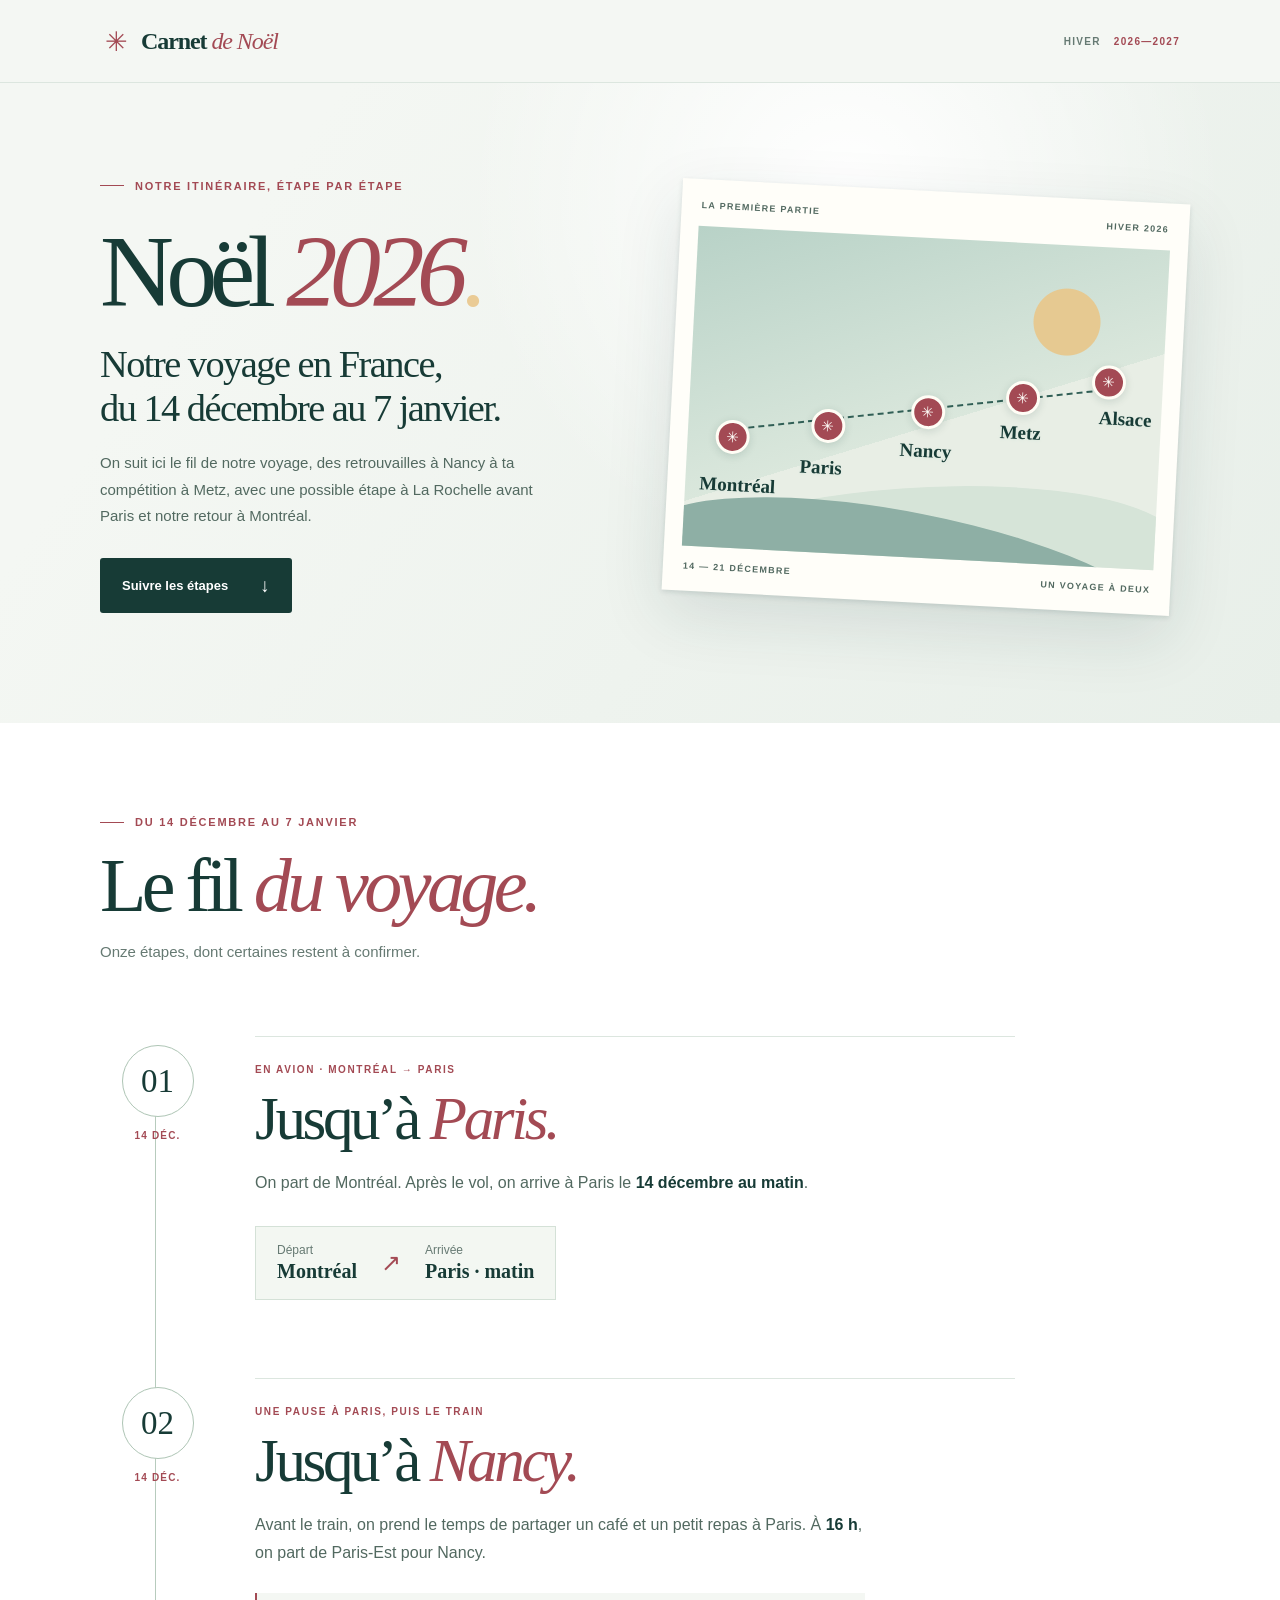
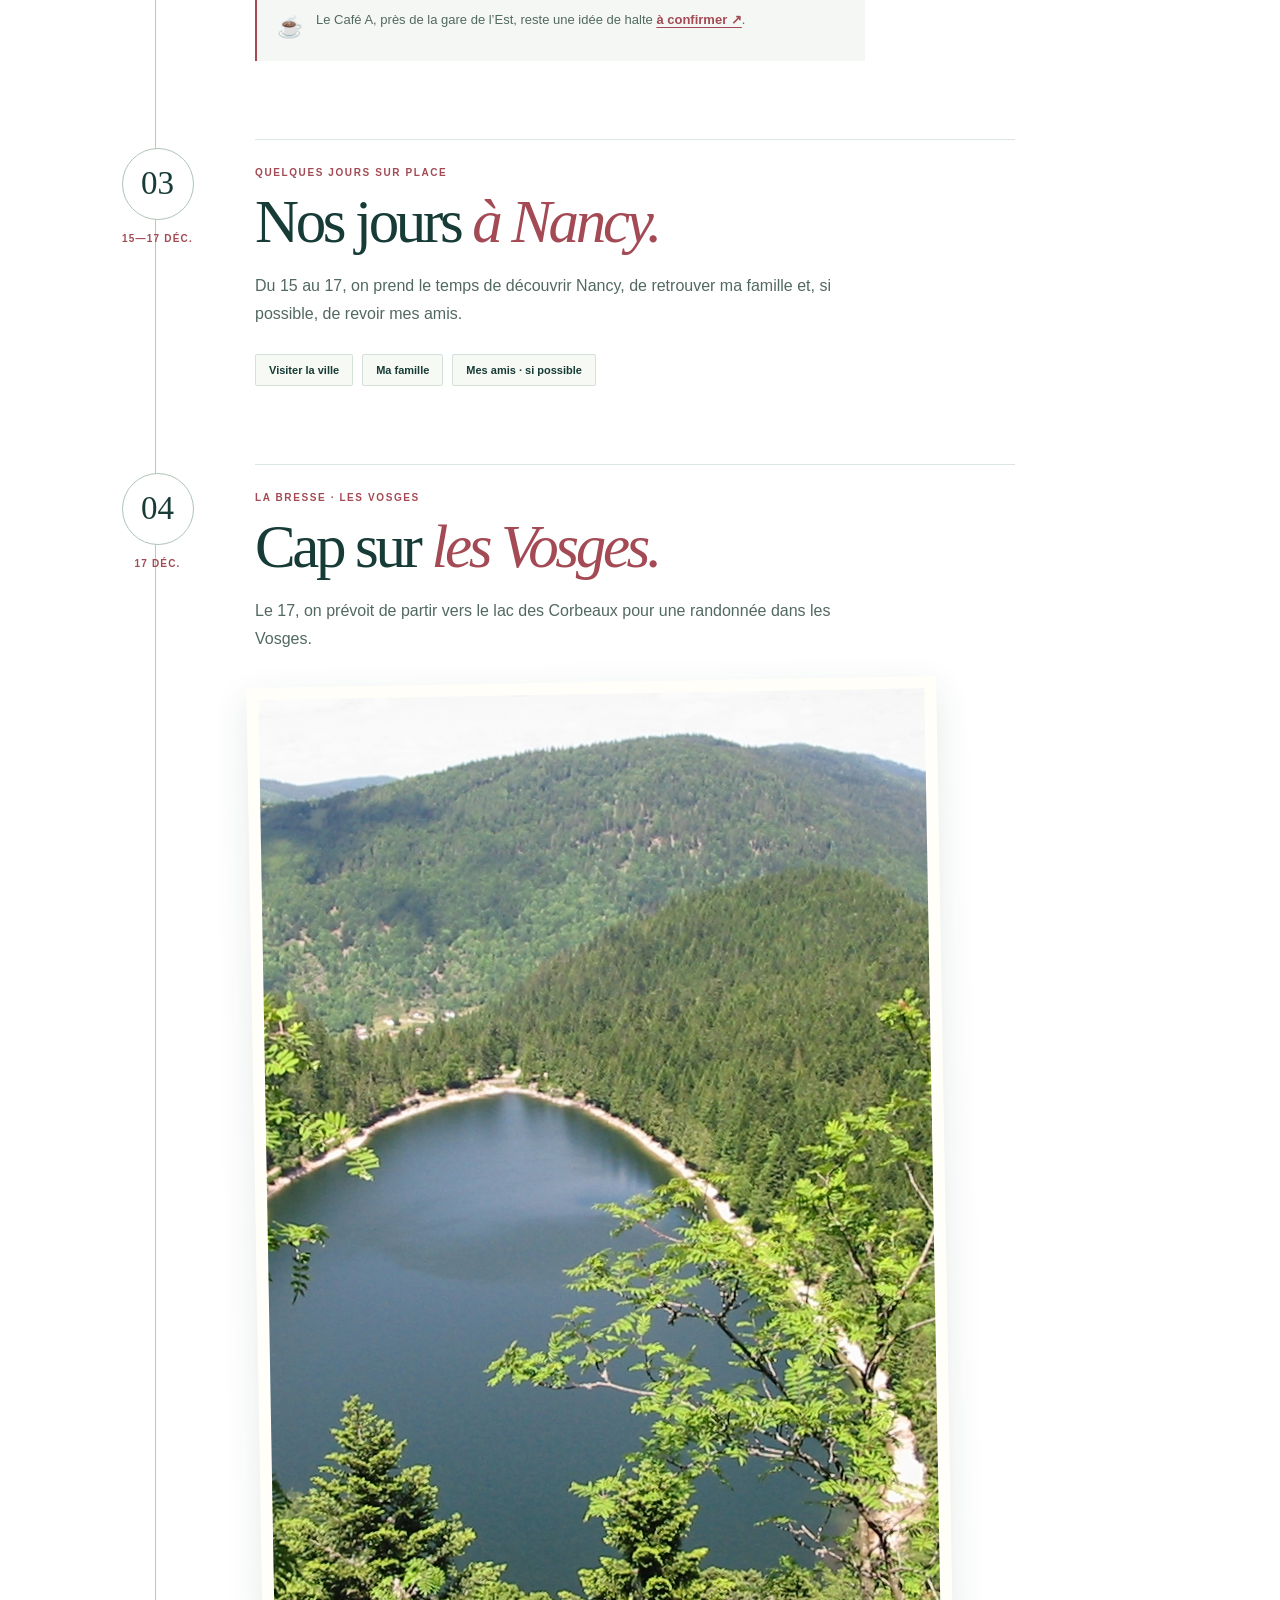
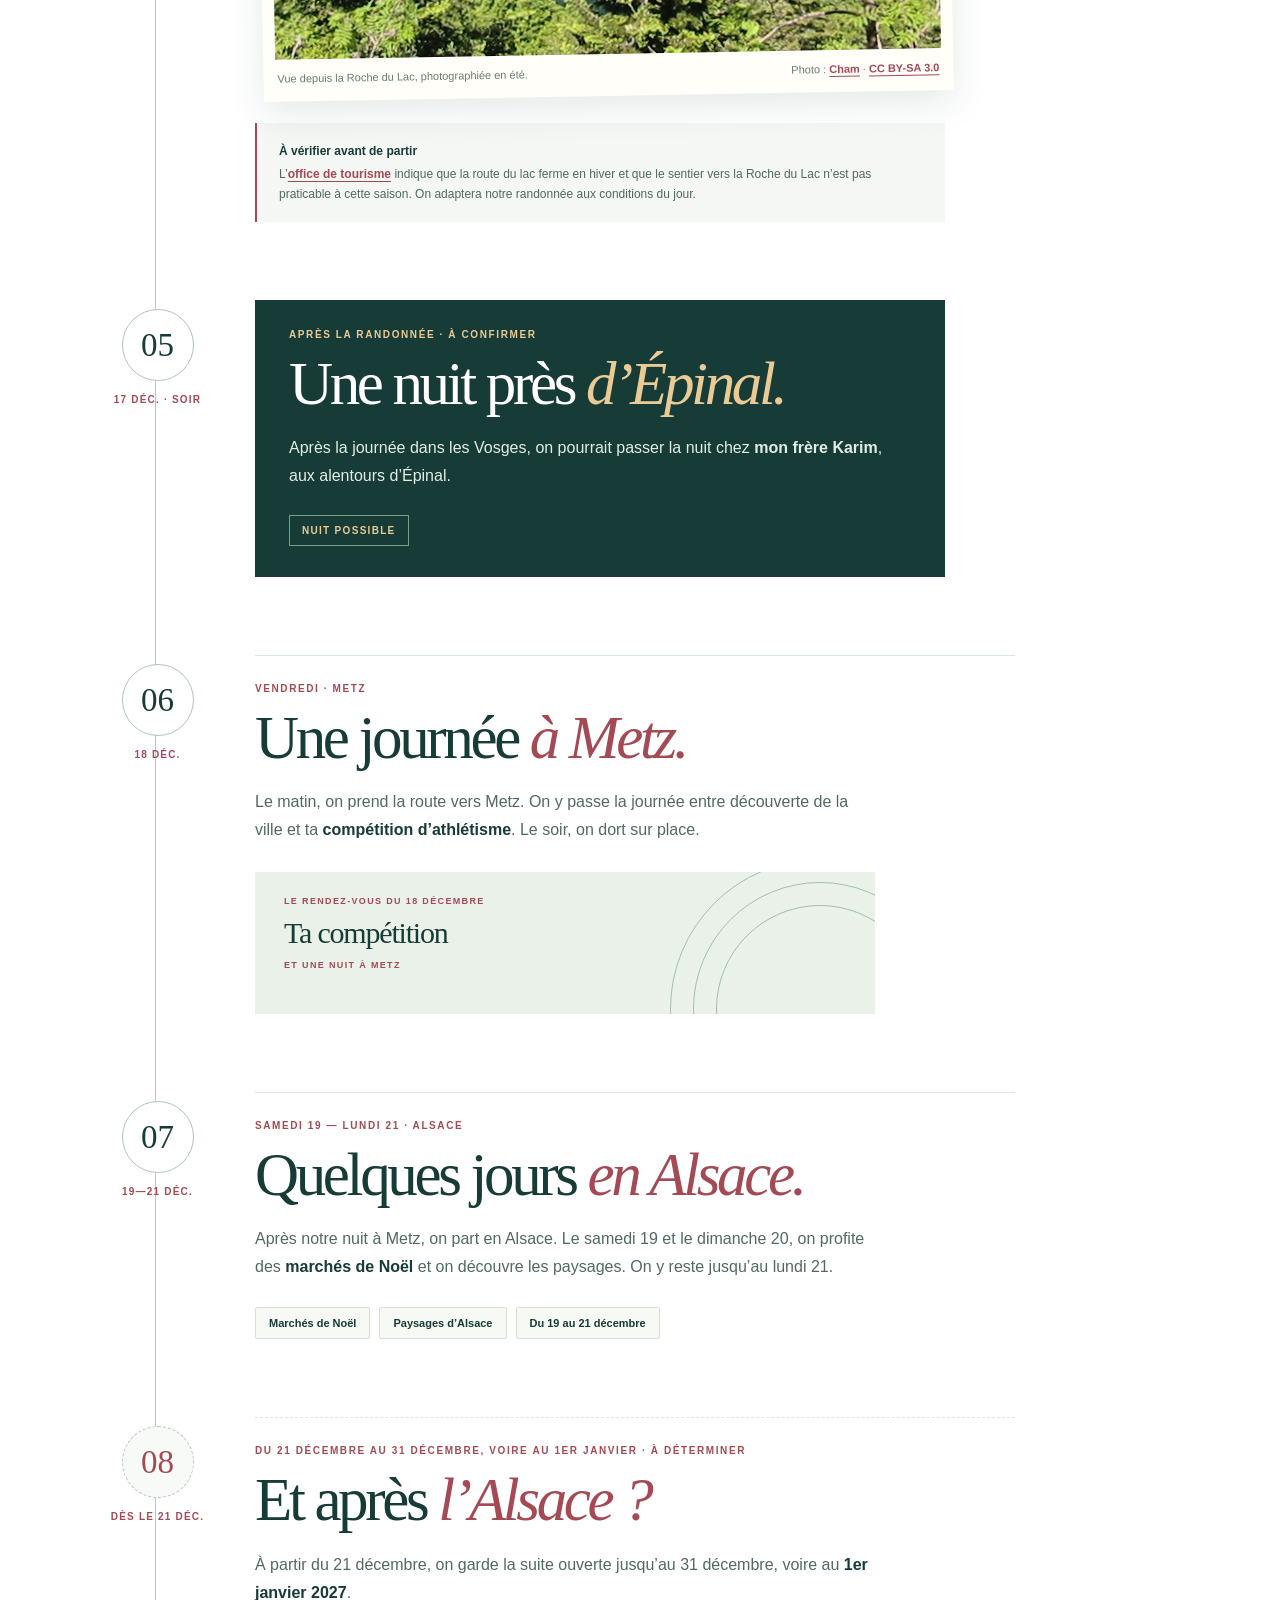
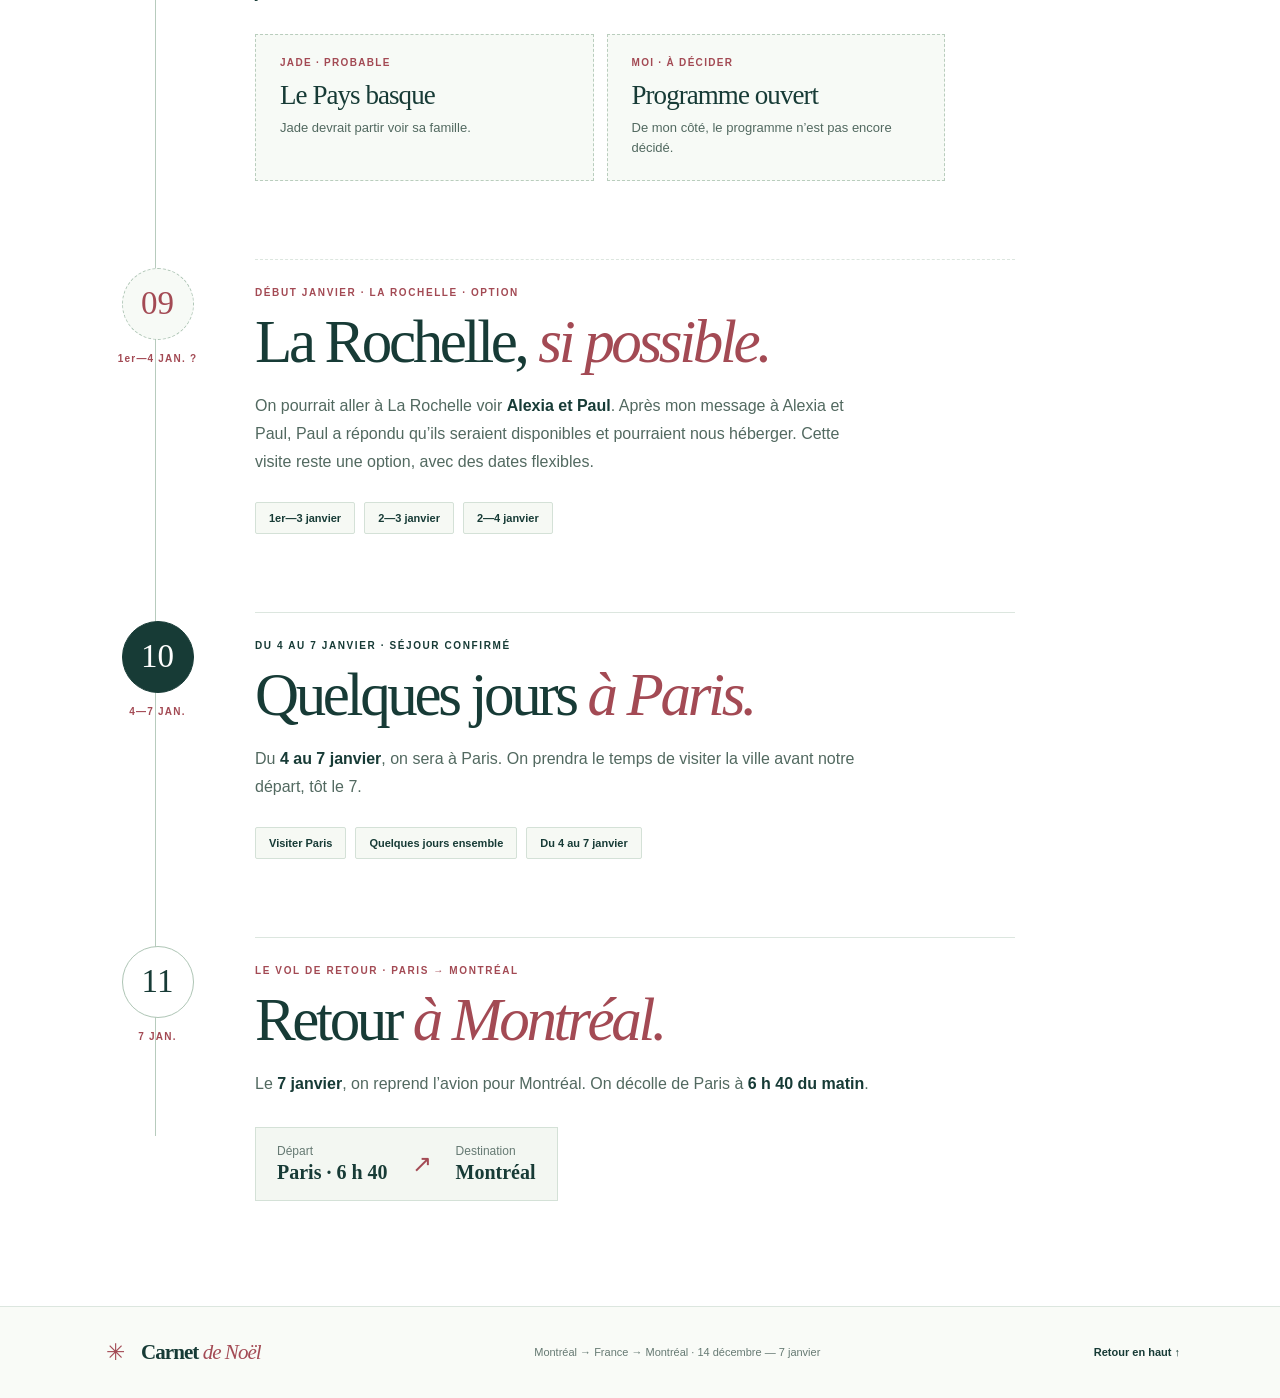
<file: index.html>
<!doctype html>
<html lang="fr">
<head>
  <meta charset="utf-8" />
  <meta name="viewport" content="width=device-width, initial-scale=1" />
  <meta name="theme-color" content="#f4f7f3" />
  <meta name="description" content="Notre voyage de Noël 2026, de Montréal à la France et retour le 7 janvier 2027, avec une possible étape à La Rochelle." />
  <title>Notre voyage de Noël 2026 — Le carnet</title>
  <link rel="icon" href="favicon.svg" type="image/svg+xml" />
  <link rel="stylesheet" href="styles.css" />
</head>
<body>
  <a class="skip-link" href="#contenu">Aller au contenu</a>
  <header class="site-header" id="haut">
    <div class="shell header-inner">
      <a class="brand" href="#haut" aria-label="Carnet de Noël, retour en haut"><span class="brand-mark" aria-hidden="true">✳</span><span>Carnet <em>de Noël</em></span></a>
      <span class="header-date">Hiver <b>2026—2027</b></span>
    </div>
  </header>

  <main id="contenu">
    <div class="hero">
      <div class="shell hero-grid">
        <div class="hero-copy">
          <p class="eyebrow"><span class="eyebrow-line"></span> Notre itinéraire, étape par étape</p>
          <h1>Noël <em>2026</em><span class="title-period">.</span></h1>
          <p class="hero-lead">Notre voyage en France,<br />du 14 décembre au 7 janvier.</p>
          <p class="hero-body">On suit ici le fil de notre voyage, des retrouvailles à Nancy à ta compétition à Metz, avec une possible étape à La Rochelle avant Paris et notre retour à Montréal.</p>
          <a class="button" href="#etapes">Suivre les étapes <span aria-hidden="true">↓</span></a>
        </div>
        <div class="route-postcard" aria-label="Trajet du 14 au 21 décembre : Montréal, Paris, Nancy, Vosges, Épinal, Metz, Alsace">
          <div class="postcard-top"><span>LA PREMIÈRE PARTIE</span><span>HIVER 2026</span></div>
          <div class="postcard-art" aria-hidden="true">
            <span class="route-arc"></span>
            <span class="route-pin pin-one">✳</span><span class="route-pin pin-two">✳</span><span class="route-pin pin-three">✳</span><span class="route-pin pin-four">✳</span><span class="route-pin pin-five">✳</span>
            <span class="route-place place-one">Montréal</span><span class="route-place place-two">Paris</span><span class="route-place place-three">Nancy</span><span class="route-place place-four">Metz</span><span class="route-place place-five">Alsace</span>
          </div>
          <div class="postcard-bottom"><span>14 — 21 DÉCEMBRE</span><span>UN VOYAGE À DEUX</span></div>
        </div>
      </div>
    </div>

    <section class="itinerary" id="etapes" aria-labelledby="steps-title">
      <div class="shell">
        <div class="section-heading">
          <p class="eyebrow"><span class="eyebrow-line"></span> Du 14 décembre au 7 janvier</p>
          <h2 id="steps-title">Le fil <em>du voyage.</em></h2>
          <p>Onze étapes, dont certaines restent à confirmer.</p>
        </div>

        <ol class="steps">
          <li class="step" id="paris">
            <div class="step-marker"><span class="step-number">01</span><time datetime="2026-12-14">14 DÉC.</time></div>
            <article class="step-content">
              <p class="step-label">En avion · Montréal → Paris</p>
              <h3>Jusqu’à <em>Paris.</em></h3>
              <p>On part de Montréal. Après le vol, on arrive à Paris le <strong>14 décembre au matin</strong>.</p>
              <div class="step-detail"><span>Départ <strong>Montréal</strong></span><span class="detail-arrow" aria-hidden="true">↗</span><span>Arrivée <strong>Paris · matin</strong></span></div>
            </article>
          </li>

          <li class="step" id="nancy-train">
            <div class="step-marker"><span class="step-number">02</span><time datetime="2026-12-14">14 DÉC.</time></div>
            <article class="step-content">
              <p class="step-label">Une pause à Paris, puis le train</p>
              <h3>Jusqu’à <em>Nancy.</em></h3>
              <p>Avant le train, on prend le temps de partager un café et un petit repas à Paris. À <strong>16 h</strong>, on part de Paris-Est pour Nancy.</p>
              <div class="step-note"><span aria-hidden="true">☕</span><span>Le Café A, près de la gare de l’Est, reste une idée de halte <a href="https://www.cafea.fr/" target="_blank" rel="noopener noreferrer">à confirmer ↗</a>.</span></div>
            </article>
          </li>

          <li class="step" id="nancy">
            <div class="step-marker"><span class="step-number">03</span><time datetime="2026-12-15">15—17 DÉC.</time></div>
            <article class="step-content">
              <p class="step-label">Quelques jours sur place</p>
              <h3>Nos jours <em>à Nancy.</em></h3>
              <p>Du 15 au 17, on prend le temps de découvrir Nancy, de retrouver ma famille et, si possible, de revoir mes amis.</p>
              <div class="tag-row" aria-label="Au programme à Nancy"><span>Visiter la ville</span><span>Ma famille</span><span>Mes amis · si possible</span></div>
            </article>
          </li>

          <li class="step step-lake" id="vosges">
            <div class="step-marker"><span class="step-number">04</span><time datetime="2026-12-17">17 DÉC.</time></div>
            <article class="step-content">
              <p class="step-label">La Bresse · Les Vosges</p>
              <h3>Cap sur <em>les Vosges.</em></h3>
              <p>Le 17, on prévoit de partir vers le lac des Corbeaux pour une randonnée dans les Vosges.</p>
              <figure class="lake-photo"><img src="assets/lac-des-corbeaux-roche-du-lac.jpg" alt="Vue en hauteur sur le lac des Corbeaux, entouré de forêt en été" width="1280" height="960" loading="lazy" /><figcaption><span>Vue depuis la Roche du Lac, photographiée en été.</span><span>Photo : <a href="https://commons.wikimedia.org/wiki/File:Lac_des_Corbeaux_2.jpg" target="_blank" rel="noopener noreferrer">Cham</a> · <a href="https://creativecommons.org/licenses/by-sa/3.0/" target="_blank" rel="noopener noreferrer">CC BY-SA 3.0</a></span></figcaption></figure>
              <div class="travel-note"><strong>À vérifier avant de partir</strong><p>L’<a href="https://www.labresse.net/fiches/776000667-lac-des-corbeaux/" target="_blank" rel="noopener noreferrer">office de tourisme</a> indique que la route du lac ferme en hiver et que le sentier vers la Roche du Lac n’est pas praticable à cette saison. On adaptera notre randonnée aux conditions du jour.</p></div>
            </article>
          </li>

          <li class="step" id="epinal">
            <div class="step-marker"><span class="step-number">05</span><time datetime="2026-12-17">17 DÉC. · SOIR</time></div>
            <article class="step-content step-night">
              <p class="step-label">Après la randonnée · À confirmer</p>
              <h3>Une nuit près <em>d’Épinal.</em></h3>
              <p>Après la journée dans les Vosges, on pourrait passer la nuit chez <strong>mon frère Karim</strong>, aux alentours d’Épinal.</p>
              <span class="status">Nuit possible</span>
            </article>
          </li>

          <li class="step" id="metz">
            <div class="step-marker"><span class="step-number">06</span><time datetime="2026-12-18">18 DÉC.</time></div>
            <article class="step-content">
              <p class="step-label">Vendredi · Metz</p>
              <h3>Une journée <em>à Metz.</em></h3>
              <p>Le matin, on prend la route vers Metz. On y passe la journée entre découverte de la ville et ta <strong>compétition d’athlétisme</strong>. Le soir, on dort sur place.</p>
              <div class="metz-event"><span>LE RENDEZ-VOUS DU 18 DÉCEMBRE</span><strong>Ta compétition</strong><span>ET UNE NUIT À METZ</span><div class="track-lines" aria-hidden="true"></div></div>
            </article>
          </li>

          <li class="step" id="alsace">
            <div class="step-marker"><span class="step-number">07</span><time datetime="2026-12-19">19—21 DÉC.</time></div>
            <article class="step-content">
              <p class="step-label">Samedi 19 — lundi 21 · Alsace</p>
              <h3>Quelques jours <em>en Alsace.</em></h3>
              <p>Après notre nuit à Metz, on part en Alsace. Le samedi 19 et le dimanche 20, on profite des <strong>marchés de Noël</strong> et on découvre les paysages. On y reste jusqu’au lundi 21.</p>
              <div class="tag-row" aria-label="Au programme en Alsace"><span>Marchés de Noël</span><span>Paysages d’Alsace</span><span>Du 19 au 21 décembre</span></div>
            </article>
          </li>

          <li class="step step-open" id="apres-alsace">
            <div class="step-marker"><span class="step-number">08</span><time datetime="2026-12-21">DÈS LE 21 DÉC.</time></div>
            <article class="step-content">
              <p class="step-label">Du 21 décembre au 31 décembre, voire au 1er janvier · À déterminer</p>
              <h3>Et après <em>l’Alsace ?</em></h3>
              <p>À partir du 21 décembre, on garde la suite ouverte jusqu’au 31 décembre, voire au <strong>1er janvier 2027</strong>.</p>
              <div class="open-plans" aria-label="Projets possibles après l’Alsace">
                <div><span>Jade · probable</span><strong>Le Pays basque</strong><p>Jade devrait partir voir sa famille.</p></div>
                <div><span>Moi · à décider</span><strong>Programme ouvert</strong><p>De mon côté, le programme n’est pas encore décidé.</p></div>
              </div>
            </article>
          </li>

          <li class="step step-open" id="la-rochelle">
            <div class="step-marker"><span class="step-number">09</span><time datetime="2027-01-01">1er—4 JAN. ?</time></div>
            <article class="step-content">
              <p class="step-label">Début janvier · La Rochelle · Option</p>
              <h3>La Rochelle, <em>si possible.</em></h3>
              <p>On pourrait aller à La Rochelle voir <strong>Alexia et Paul</strong>. Après mon message à Alexia et Paul, Paul a répondu qu’ils seraient disponibles et pourraient nous héberger. Cette visite reste une option, avec des dates flexibles.</p>
              <div class="tag-row" aria-label="Dates envisagées pour La Rochelle"><span>1er—3 janvier</span><span>2—3 janvier</span><span>2—4 janvier</span></div>
            </article>
          </li>

          <li class="step step-confirmed" id="paris-janvier">
            <div class="step-marker"><span class="step-number">10</span><time datetime="2027-01-04">4—7 JAN.</time></div>
            <article class="step-content">
              <p class="step-label">Du 4 au 7 janvier · Séjour confirmé</p>
              <h3>Quelques jours <em>à Paris.</em></h3>
              <p>Du <strong>4 au 7 janvier</strong>, on sera à Paris. On prendra le temps de visiter la ville avant notre départ, tôt le 7.</p>
              <div class="tag-row" aria-label="Au programme à Paris"><span>Visiter Paris</span><span>Quelques jours ensemble</span><span>Du 4 au 7 janvier</span></div>
            </article>
          </li>

          <li class="step" id="retour-montreal">
            <div class="step-marker"><span class="step-number">11</span><time datetime="2027-01-07">7 JAN.</time></div>
            <article class="step-content">
              <p class="step-label">Le vol de retour · Paris → Montréal</p>
              <h3>Retour <em>à Montréal.</em></h3>
              <p>Le <strong>7 janvier</strong>, on reprend l’avion pour Montréal. On décolle de Paris à <strong>6 h 40 du matin</strong>.</p>
              <div class="step-detail"><span>Départ <strong>Paris · 6 h 40</strong></span><span class="detail-arrow" aria-hidden="true">↗</span><span>Destination <strong>Montréal</strong></span></div>
            </article>
          </li>
        </ol>
      </div>
    </section>
  </main>

  <footer class="site-footer"><div class="shell footer-inner"><span class="brand"><span class="brand-mark" aria-hidden="true">✳</span><span>Carnet <em>de Noël</em></span></span><p>Montréal → France → Montréal · 14 décembre — 7 janvier</p><a href="#haut">Retour en haut ↑</a></div></footer>
</body>
</html>
</file>
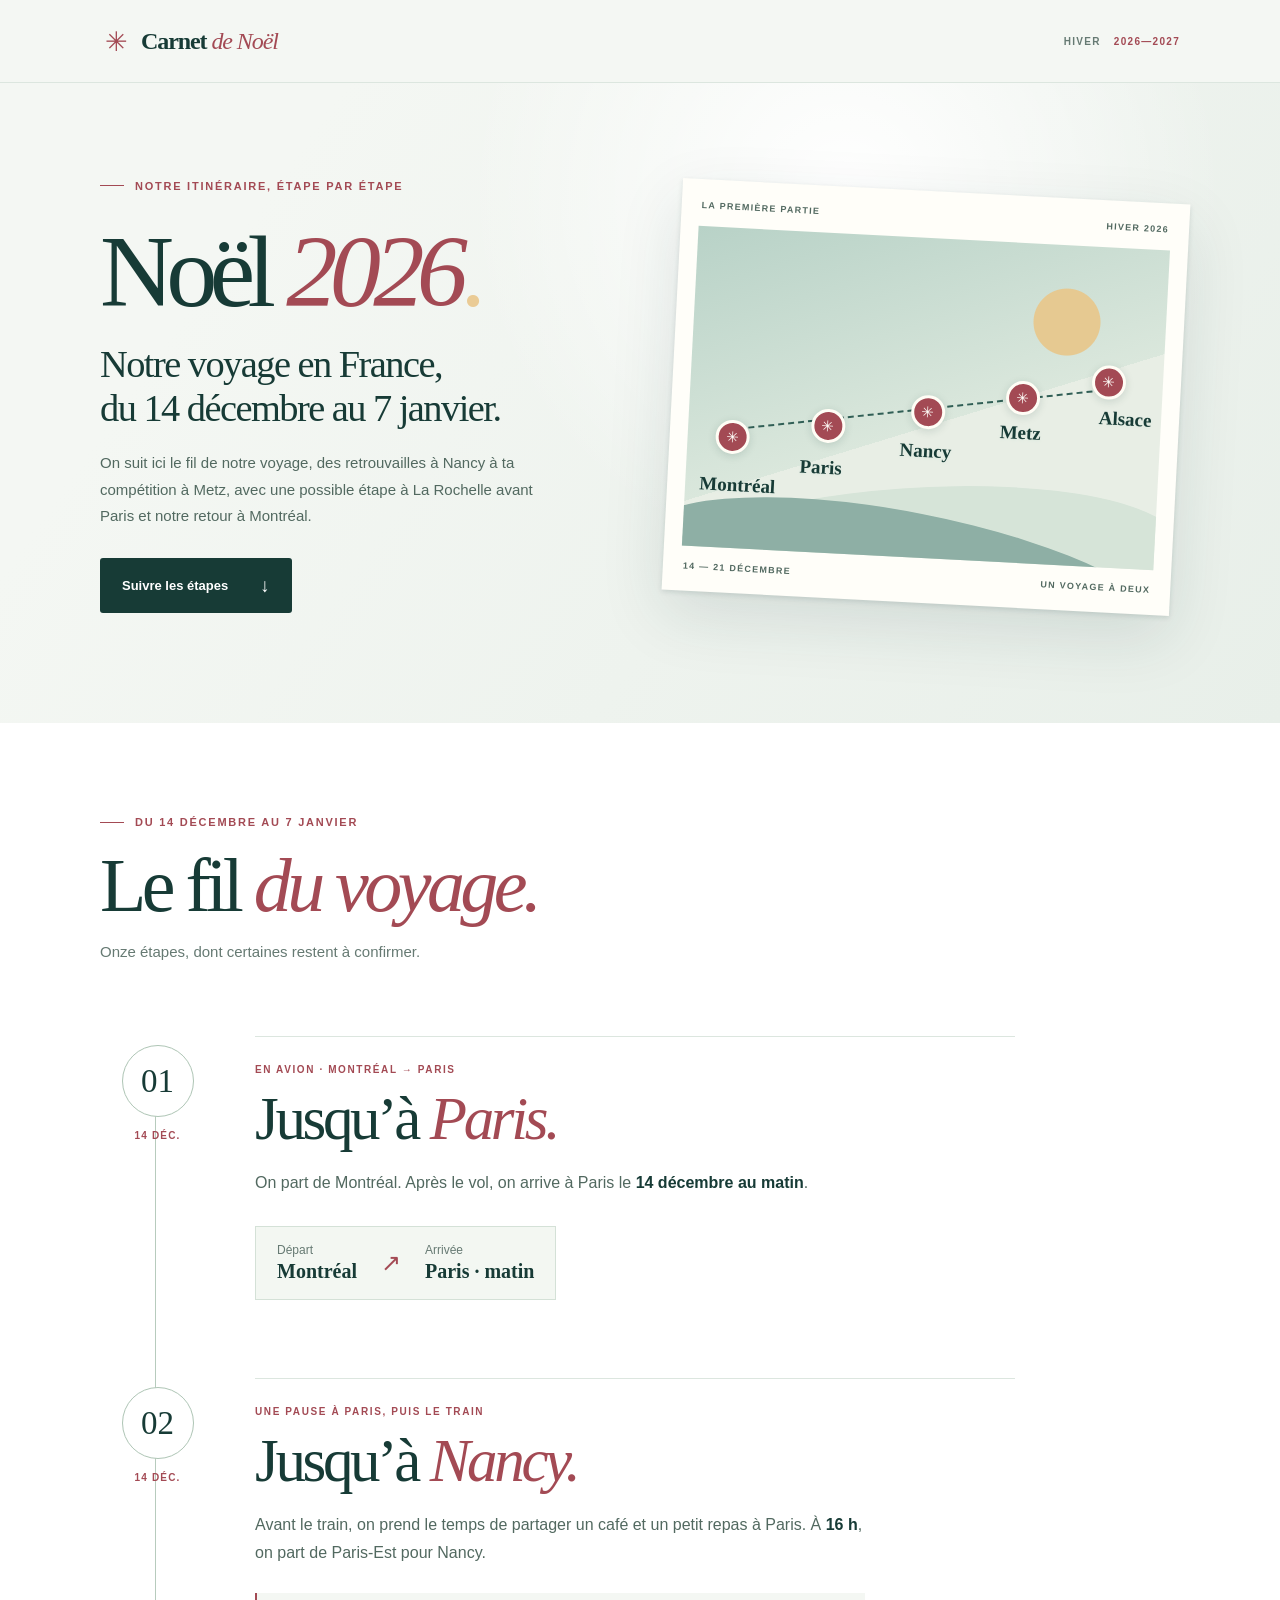
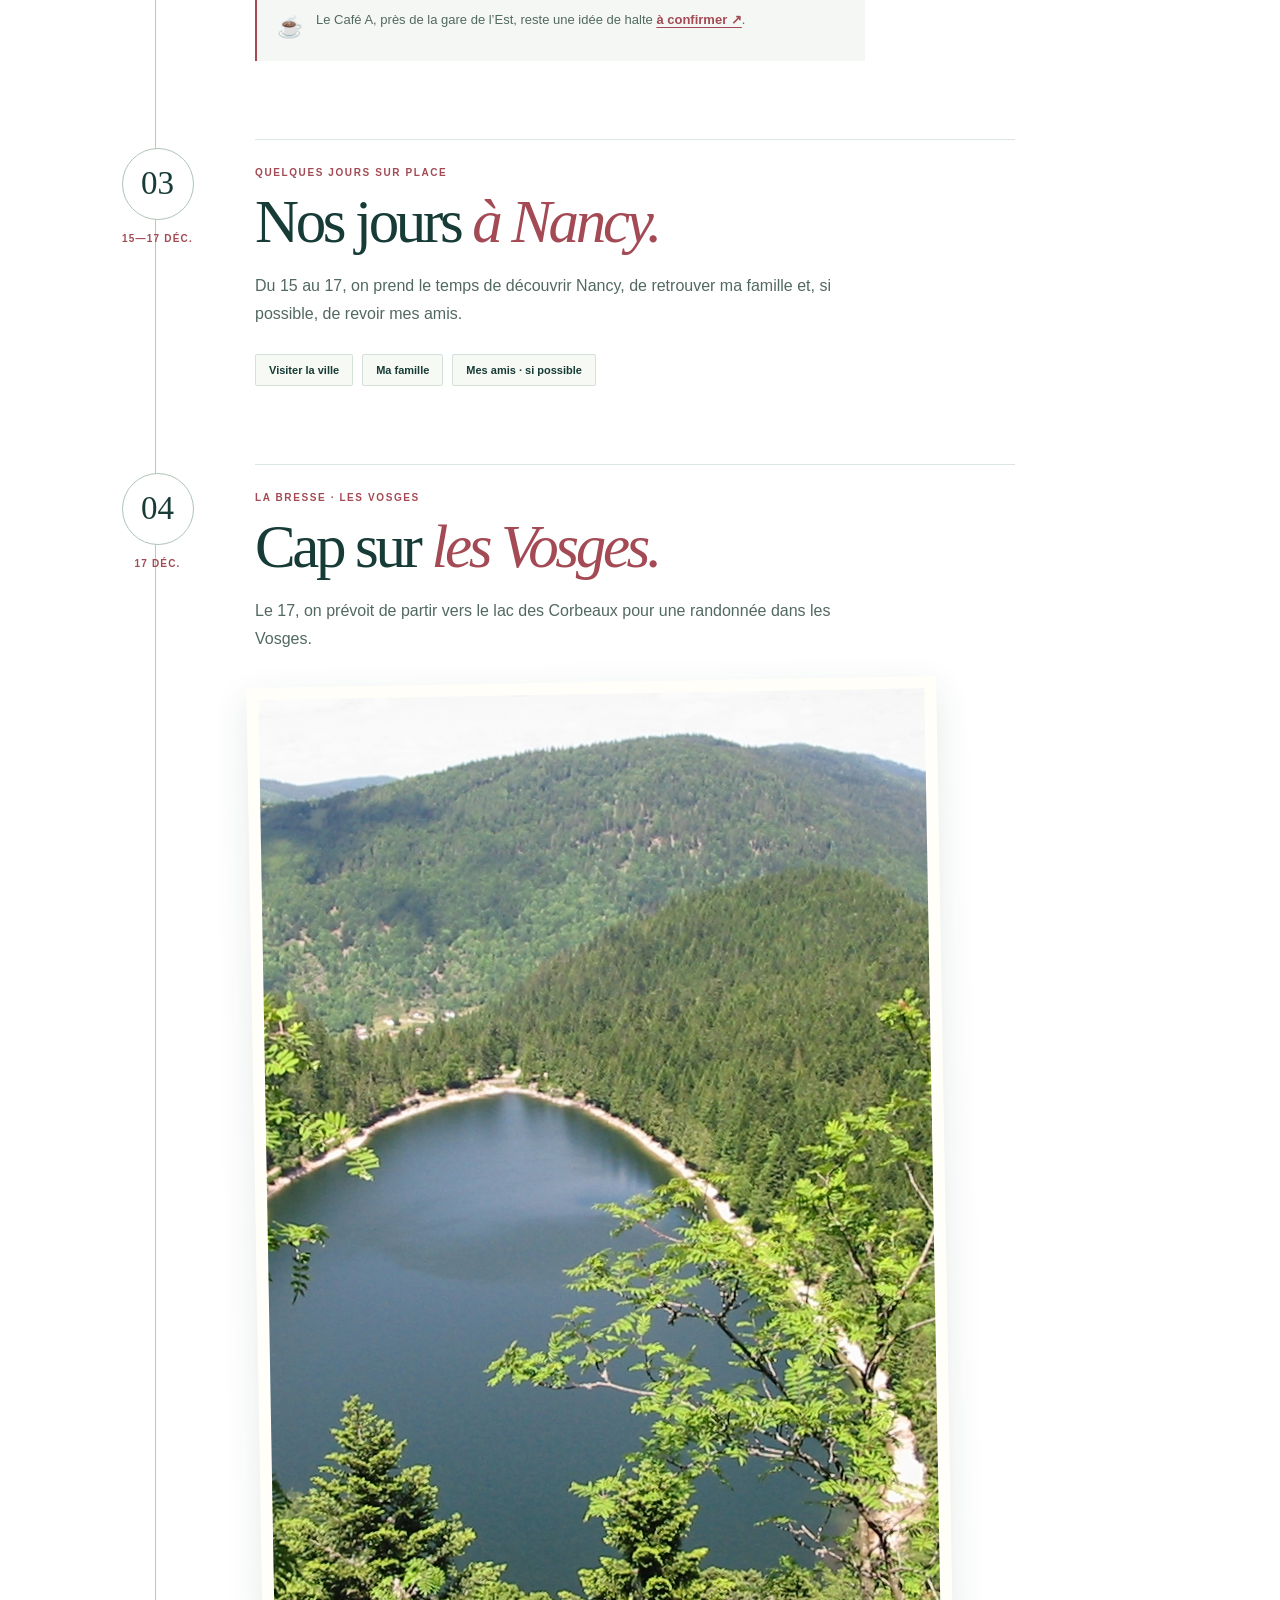
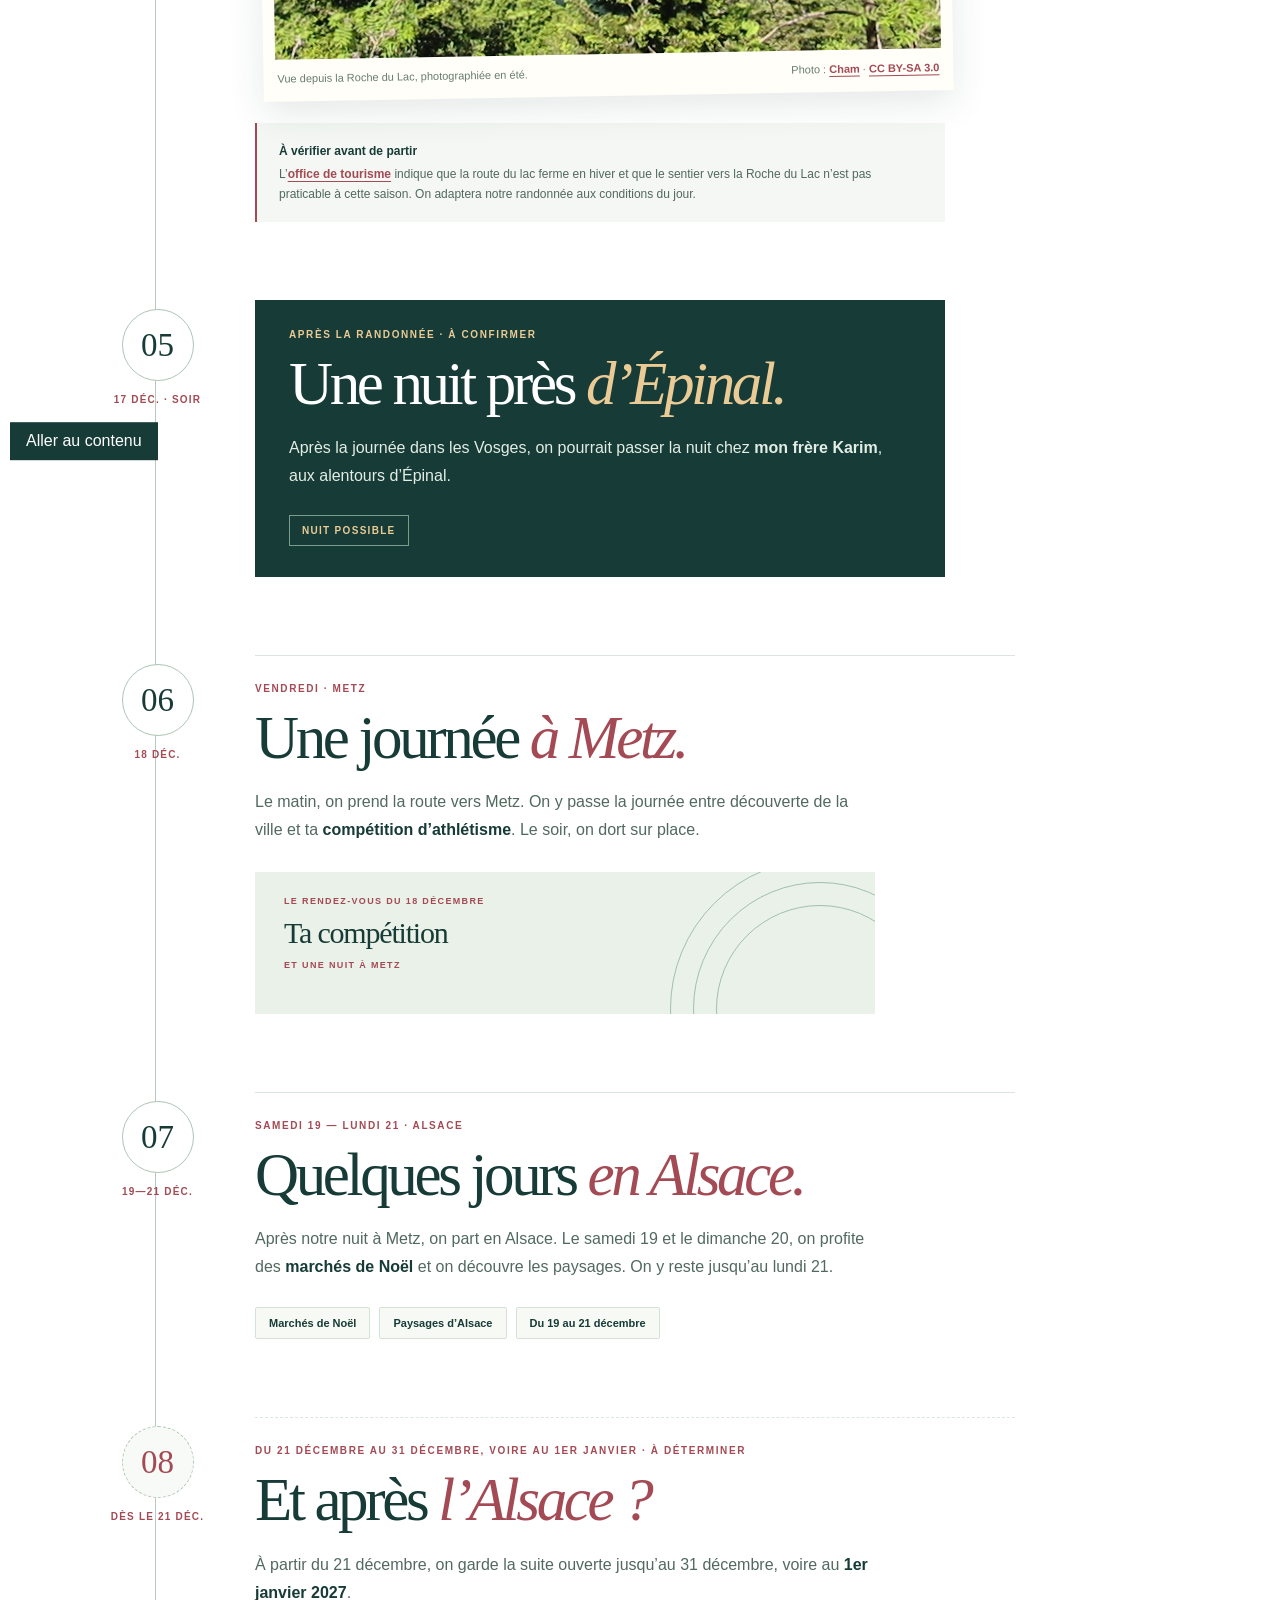
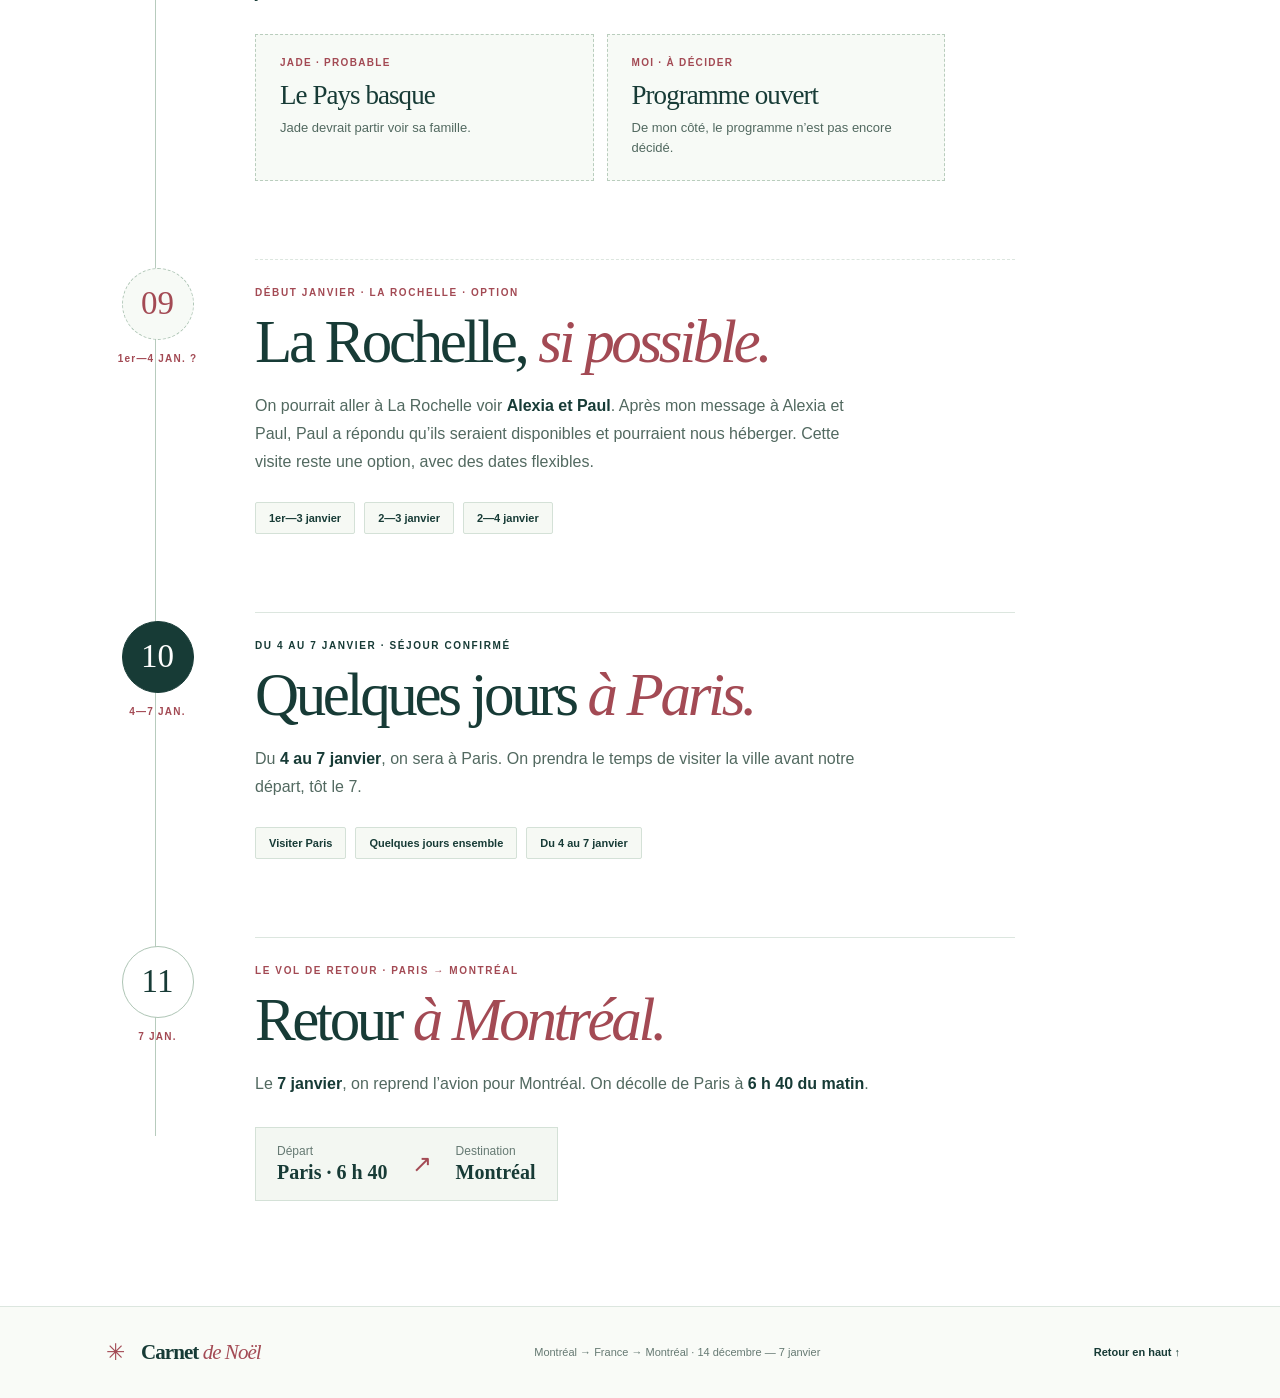
<file: metz.html>
<!doctype html>
<html lang="fr">
<head>
  <meta charset="utf-8" />
  <meta name="viewport" content="width=device-width, initial-scale=1" />
  <meta http-equiv="refresh" content="0; url=index.html#metz" />
  <title>Carnet de Noël 2026</title>
  <link rel="canonical" href="index.html#metz" />
</head>
<body>
  <p>Le carnet est maintenant sur une seule page. <a href="index.html#metz">Voir le journée à Metz</a>.</p>
</body>
</html>
</file>
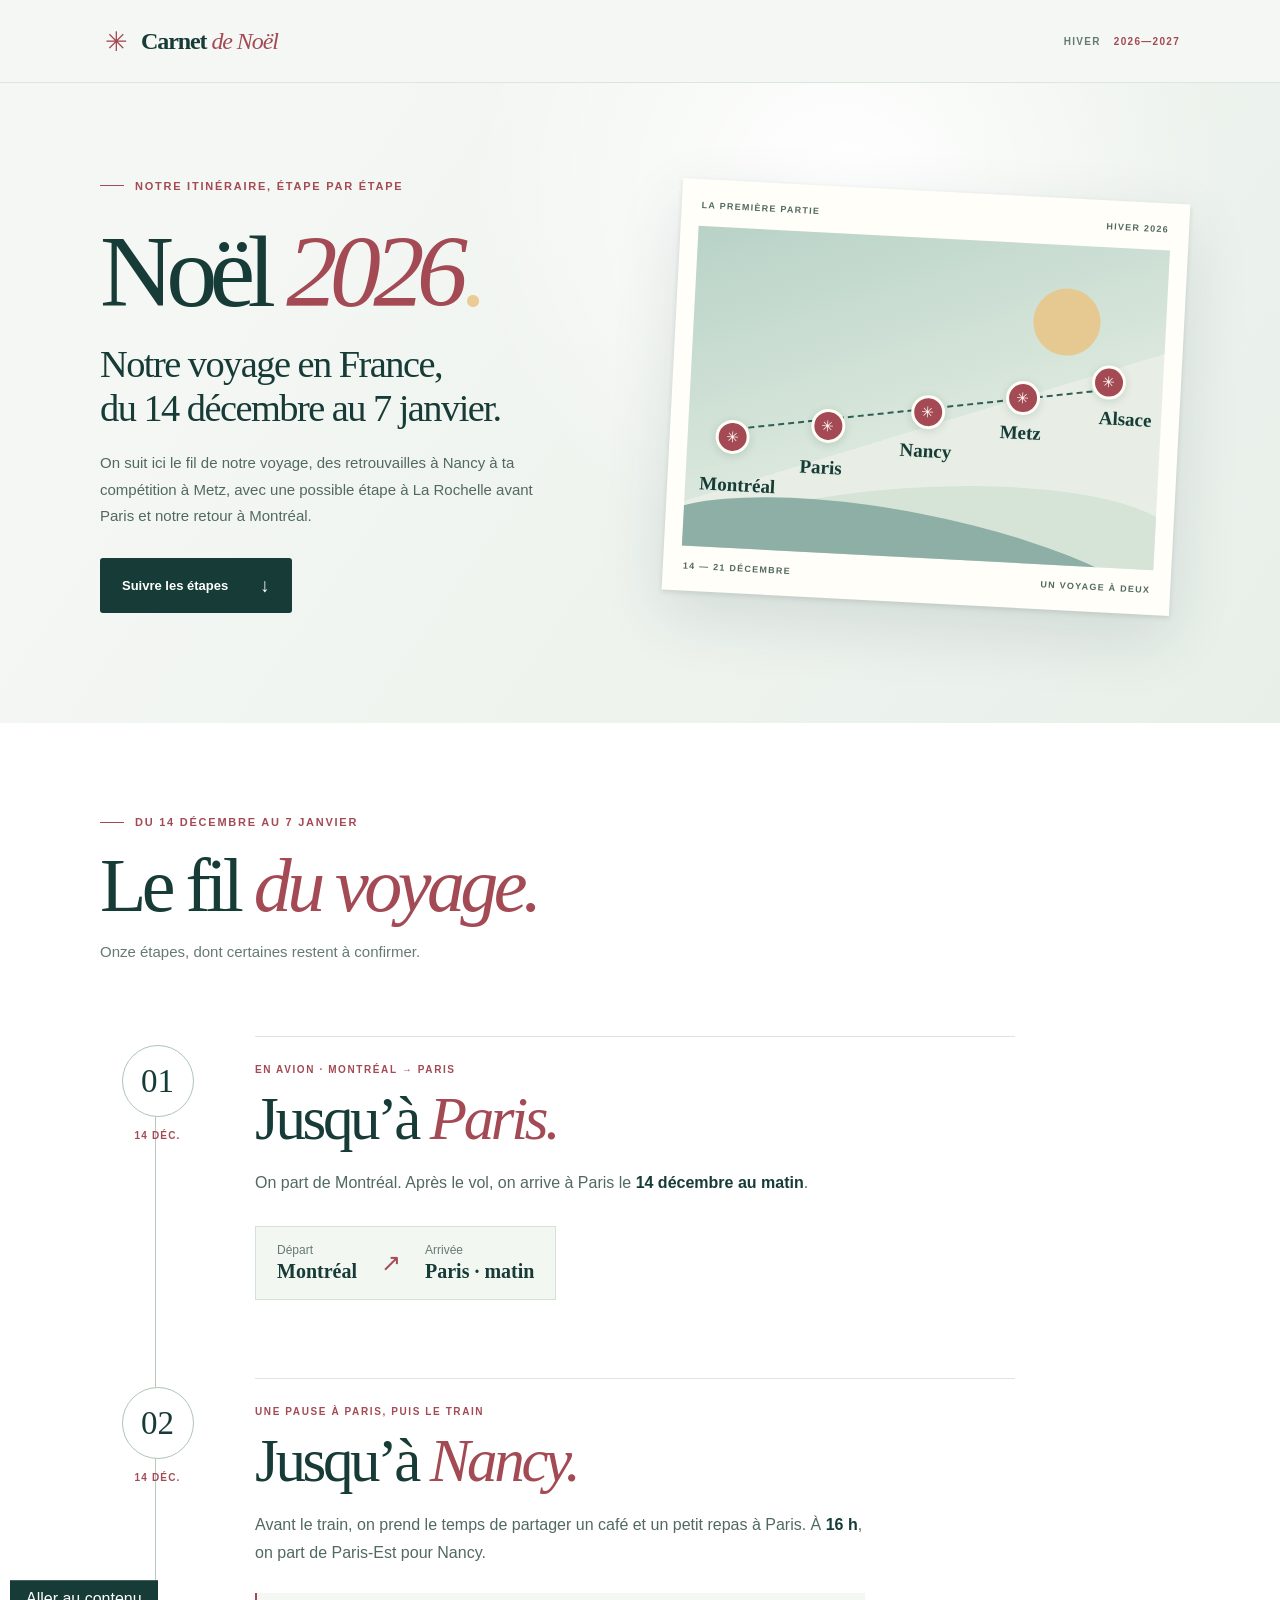
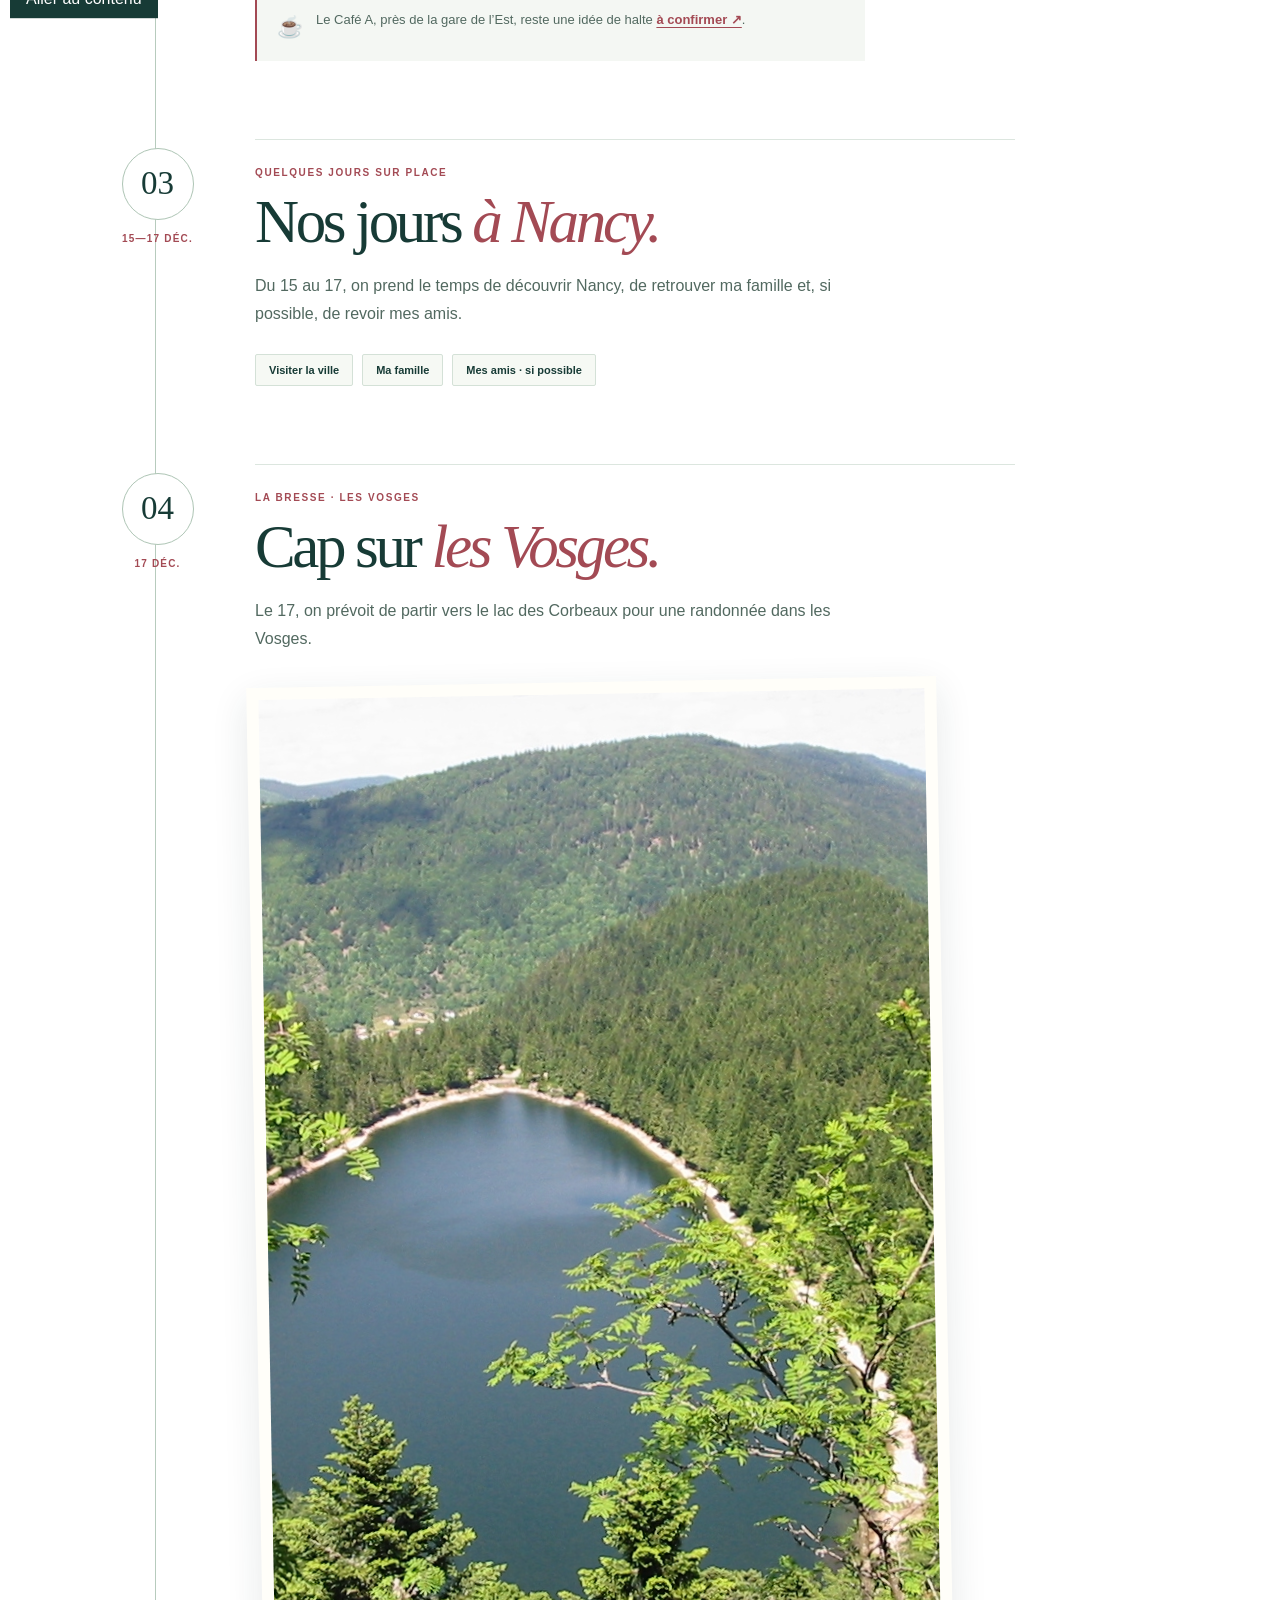
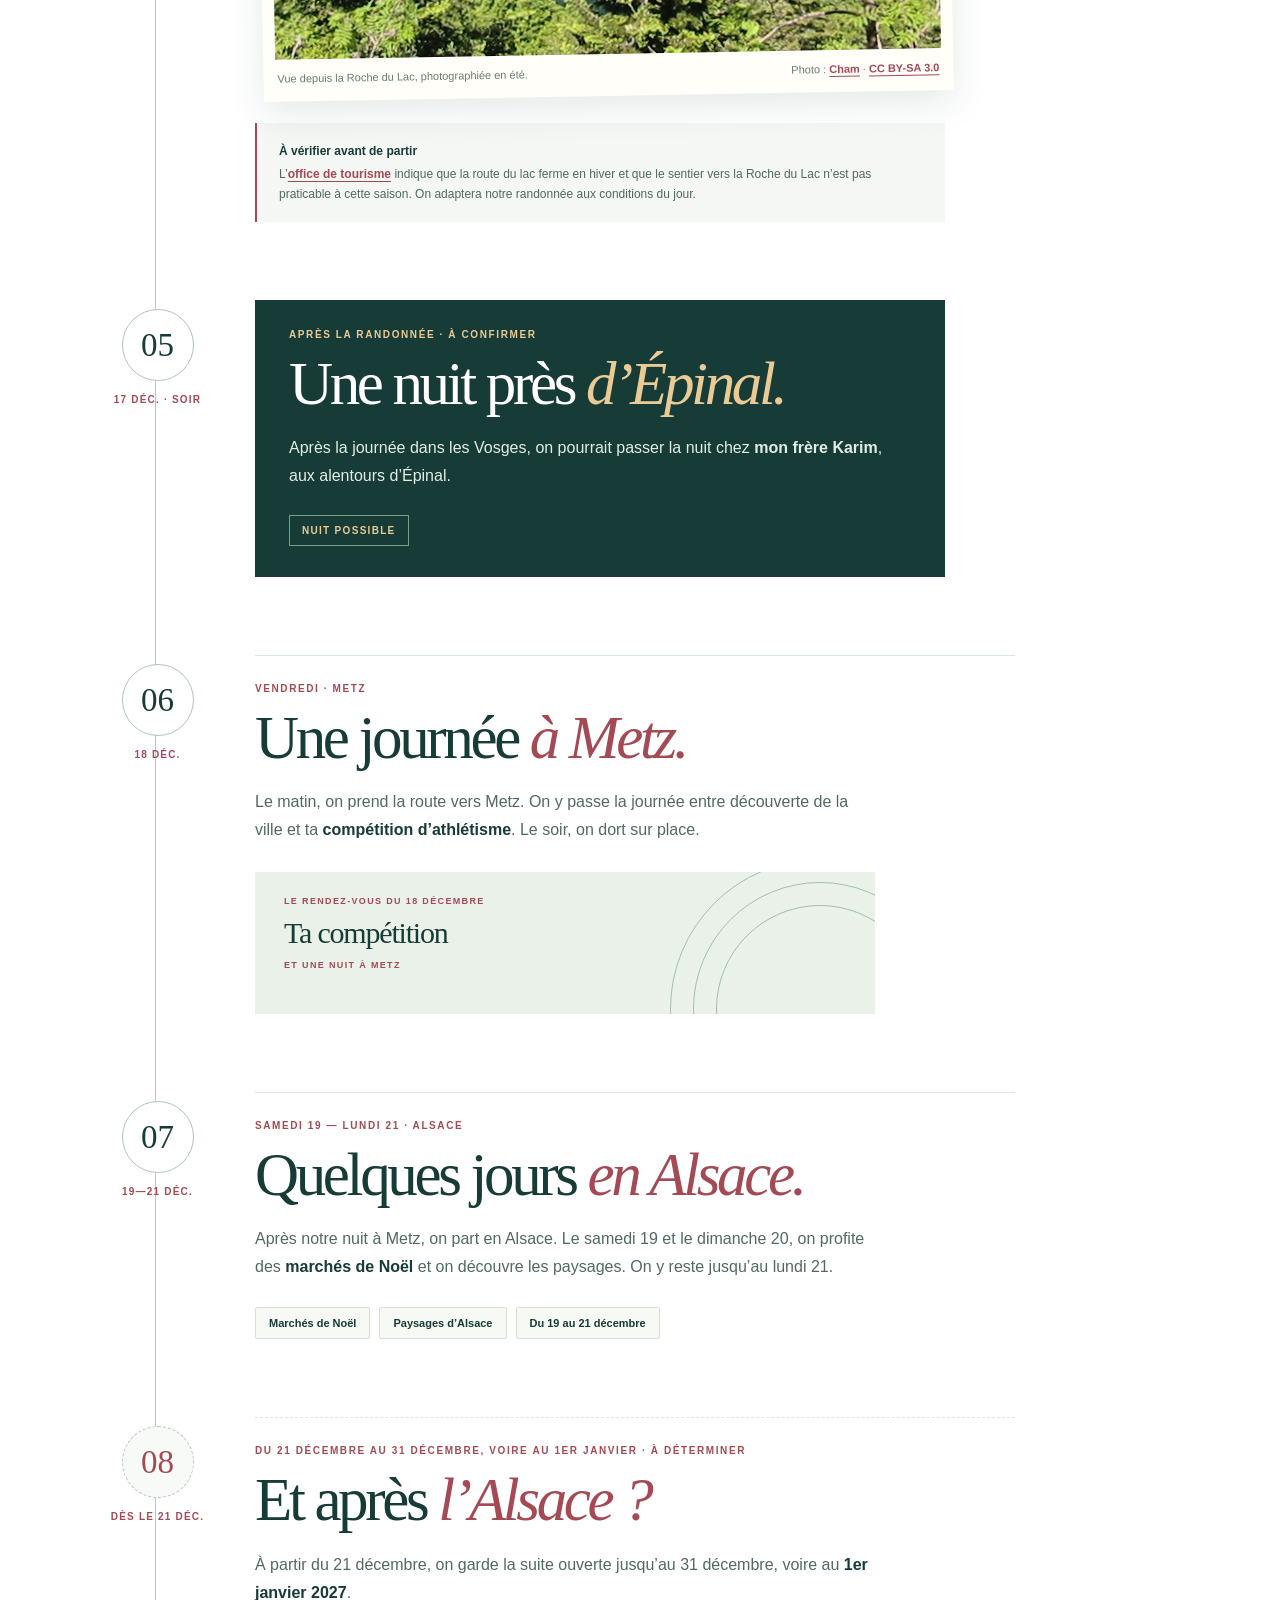
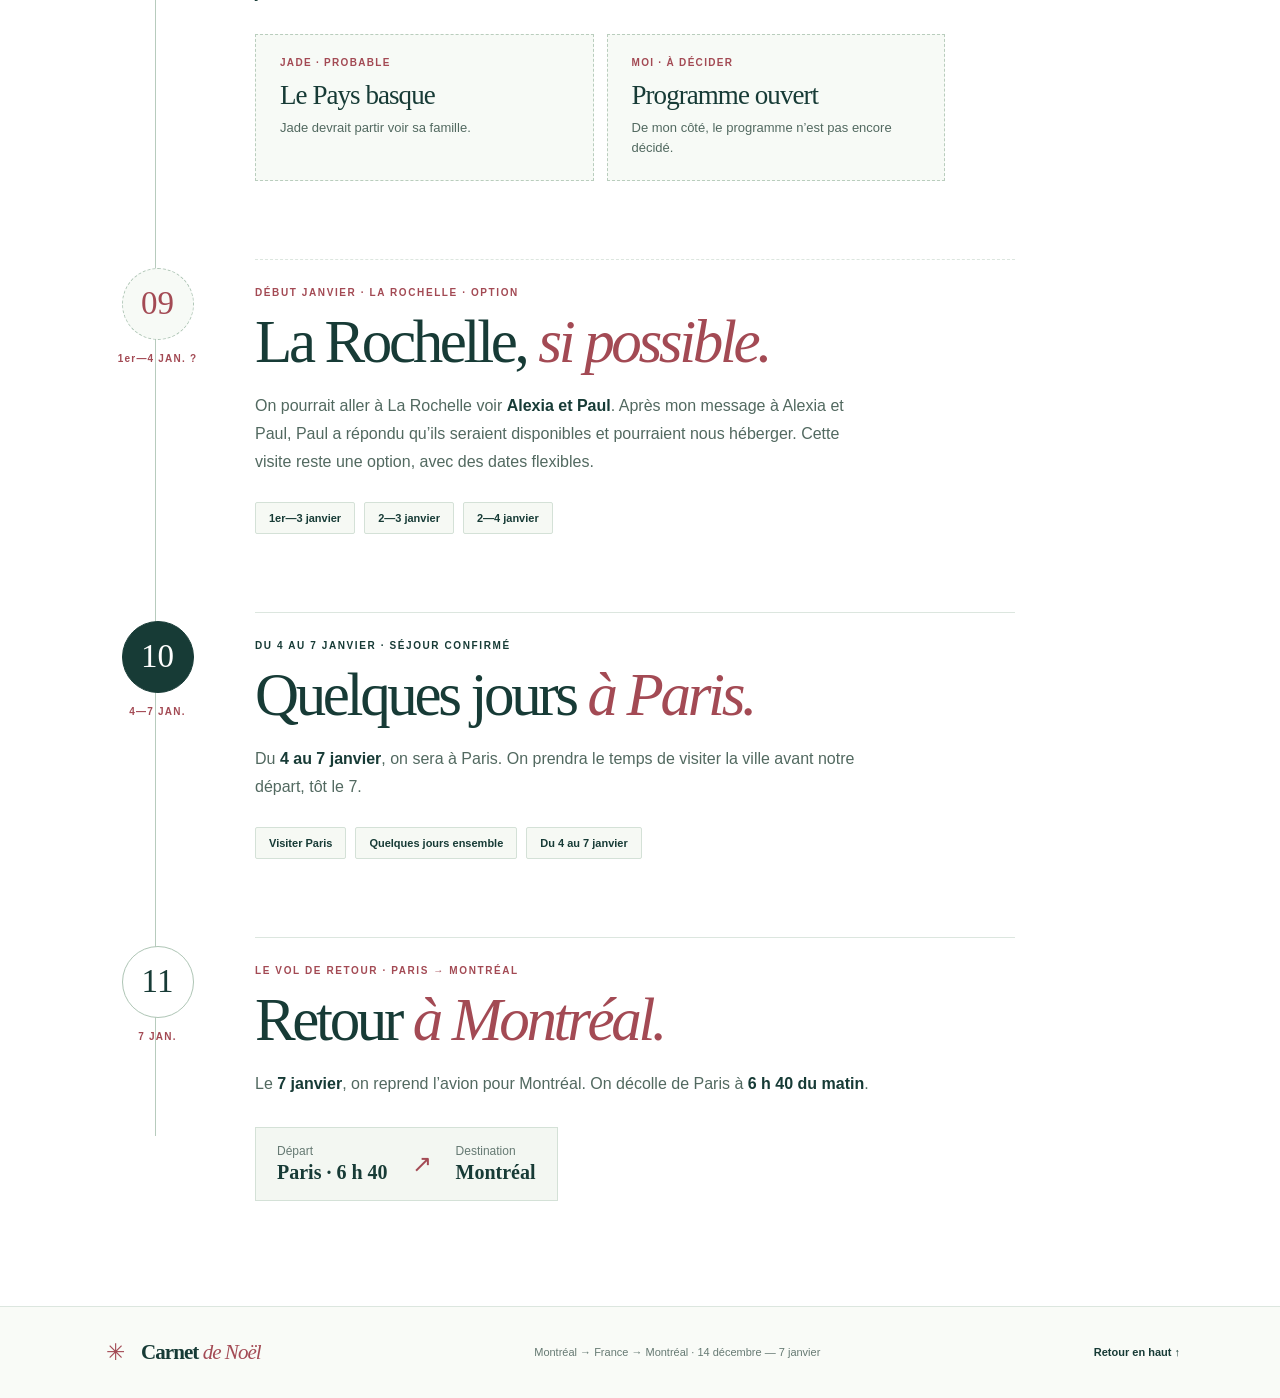
<file: nancy.html>
<!doctype html>
<html lang="fr">
<head>
  <meta charset="utf-8" />
  <meta name="viewport" content="width=device-width, initial-scale=1" />
  <meta http-equiv="refresh" content="0; url=index.html#nancy" />
  <title>Carnet de Noël 2026</title>
  <link rel="canonical" href="index.html#nancy" />
</head>
<body>
  <p>Le carnet est maintenant sur une seule page. <a href="index.html#nancy">Voir le séjour à Nancy</a>.</p>
</body>
</html>
</file>
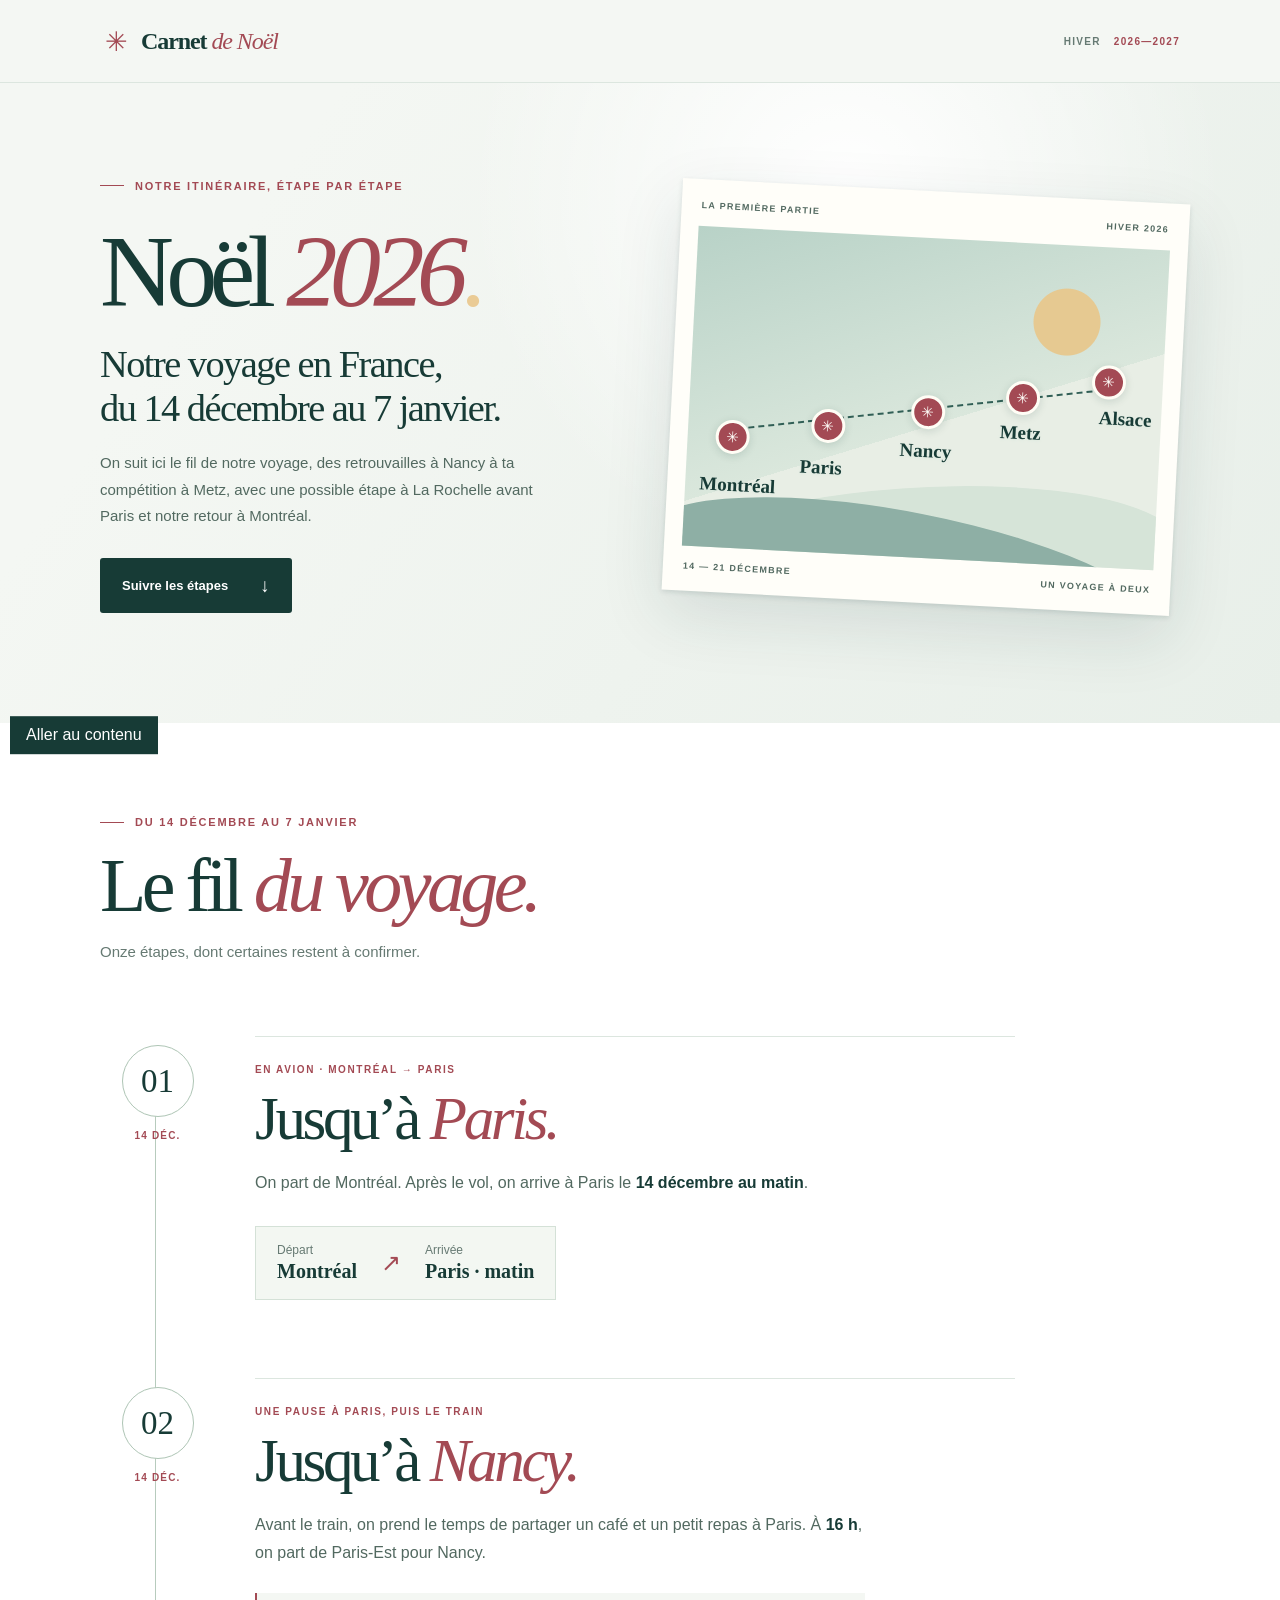
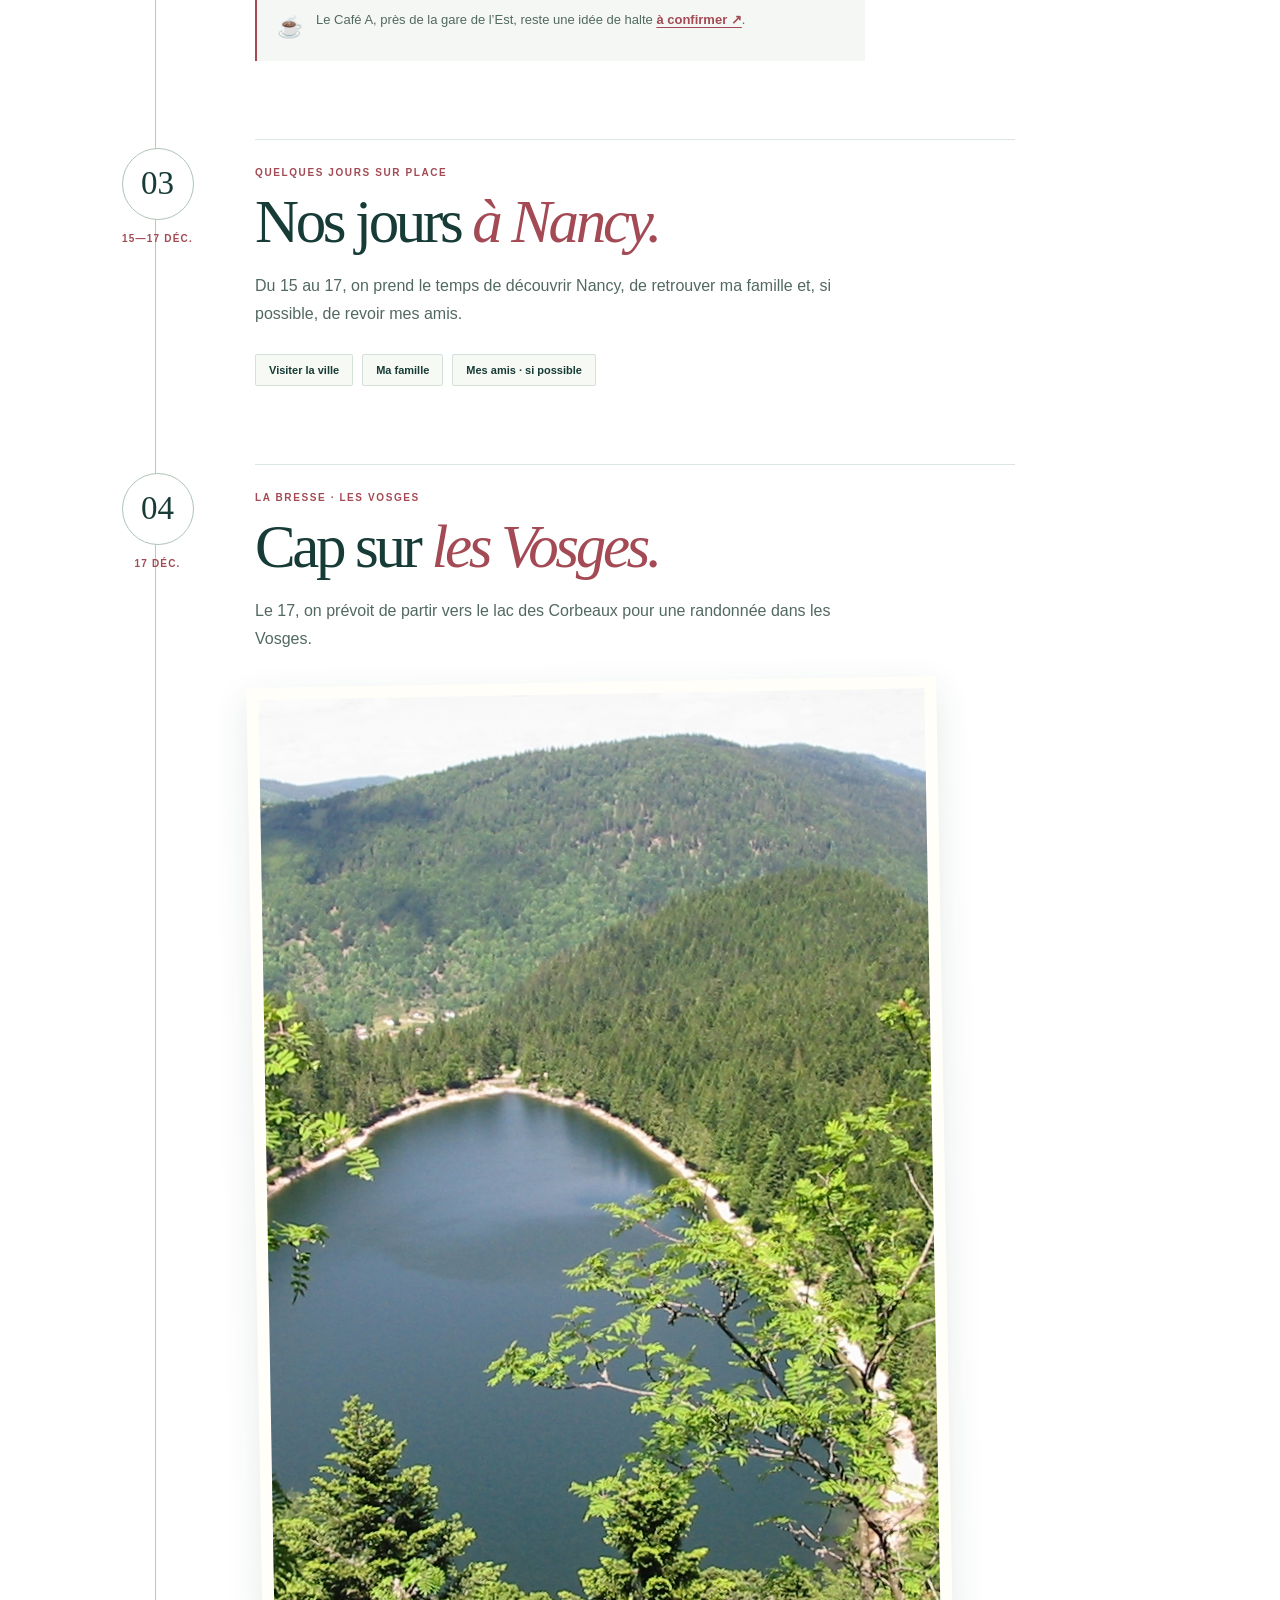
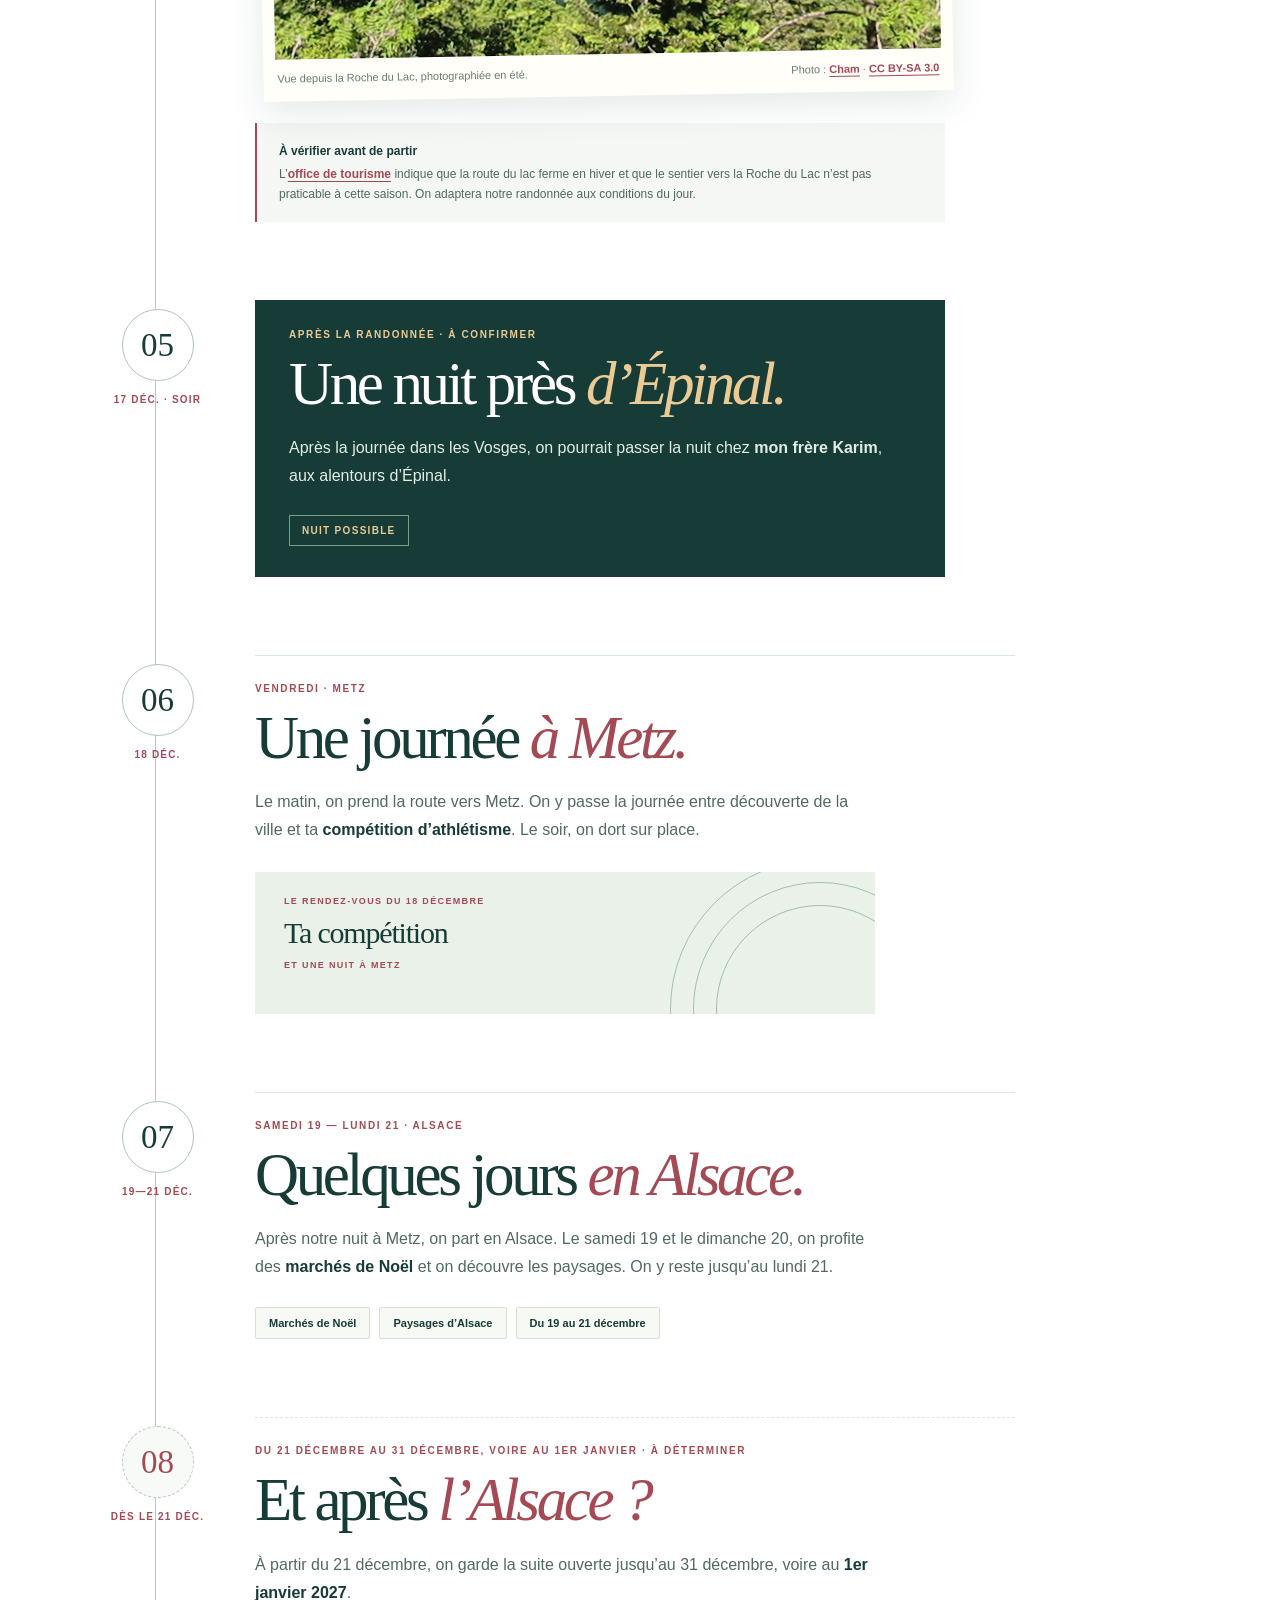
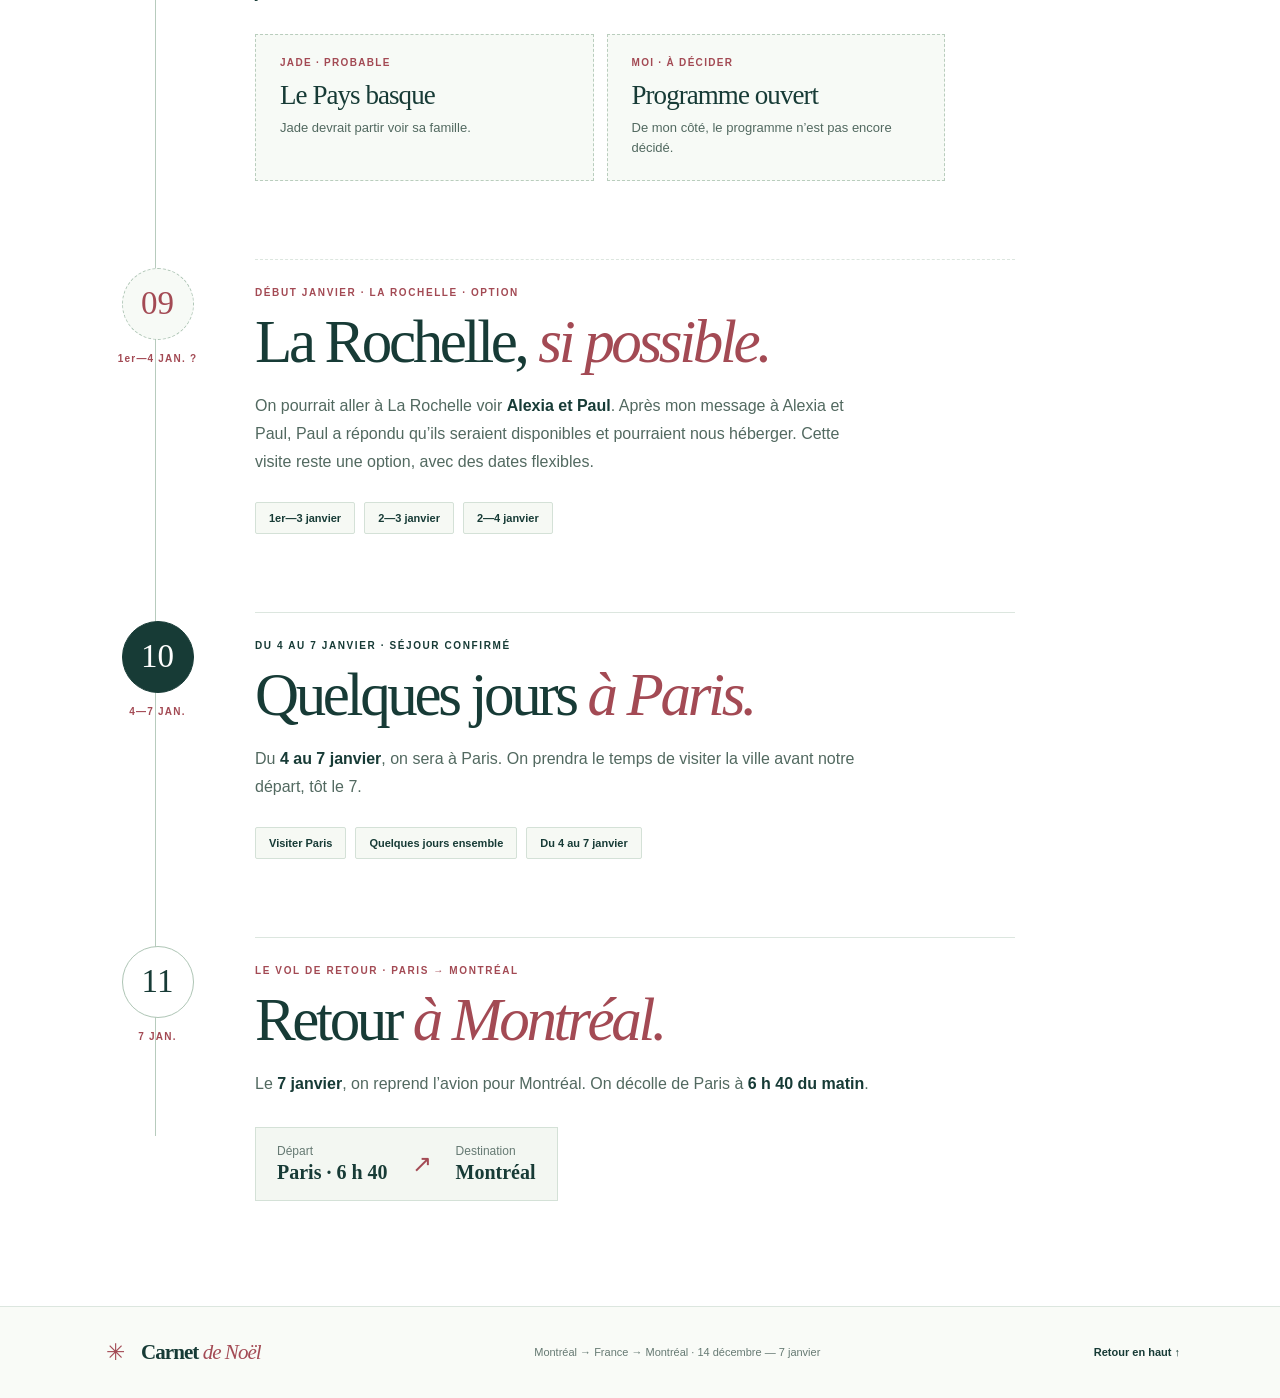
<file: voyage.html>
<!doctype html>
<html lang="fr">
<head>
  <meta charset="utf-8" />
  <meta name="viewport" content="width=device-width, initial-scale=1" />
  <meta http-equiv="refresh" content="0; url=index.html#paris" />
  <title>Carnet de Noël 2026</title>
  <link rel="canonical" href="index.html#paris" />
</head>
<body>
  <p>Le carnet est maintenant sur une seule page. <a href="index.html#paris">Voir le début du voyage</a>.</p>
</body>
</html>
</file>
<file: styles.css>
:root {
  --pine: #173b36;
  --deep-pine: #102e2b;
  --snow: #f4f7f3;
  --paper: #fffef9;
  --ink: #213a35;
  --muted: #667a73;
  --line: #dce6df;
  --berry: #a34a54;
  --gold: #eacb95;
  --display: "Iowan Old Style", "Baskerville", "Palatino Linotype", Georgia, serif;
  --body: "Avenir Next", Avenir, "Segoe UI", sans-serif;
}

*, *::before, *::after { box-sizing: border-box; }
html { scroll-behavior: smooth; }
body { margin: 0; color: var(--ink); background: var(--snow); font-family: var(--body); -webkit-font-smoothing: antialiased; }
a { color: inherit; text-decoration: none; }
img { display: block; max-width: 100%; }
::selection { color: var(--deep-pine); background: var(--gold); }
:focus-visible { outline: 3px solid var(--berry); outline-offset: 4px; }
.shell { width: min(1080px, calc(100% - 72px)); margin-inline: auto; }
.skip-link { position: fixed; top: 10px; left: 10px; z-index: 100; padding: 10px 16px; color: white; background: var(--pine); transform: translateY(-160%); }
.skip-link:focus { transform: translateY(0); }
h1, h2, h3, p { margin-top: 0; }
h1, h2, h3 { font-family: var(--display); font-weight: 500; }

.site-header { position: relative; z-index: 2; background: var(--snow); border-bottom: 1px solid var(--line); }
.header-inner { display: flex; align-items: center; justify-content: space-between; min-height: 82px; gap: 30px; }
.brand { display: inline-flex; align-items: center; gap: 10px; color: var(--pine); font-family: var(--display); font-size: 24px; font-weight: 700; letter-spacing: -.045em; white-space: nowrap; }
.brand em { color: var(--berry); font-style: italic; font-weight: 500; }
.brand-mark { display: grid; place-items: center; width: 31px; height: 31px; color: var(--berry); font-family: var(--body); font-size: 27px; font-weight: 400; }
.header-date { color: var(--muted); font-size: 10px; font-weight: 800; letter-spacing: .13em; text-transform: uppercase; white-space: nowrap; }
.header-date b { padding-left: 9px; color: var(--berry); font-weight: 800; }

.eyebrow { display: flex; align-items: center; gap: 11px; color: var(--berry); font-size: 11px; font-weight: 800; letter-spacing: .16em; text-transform: uppercase; }
.eyebrow-line { width: 24px; height: 1px; background: currentColor; }
.button { display: inline-flex; align-items: center; justify-content: space-between; gap: 32px; min-height: 55px; padding: 0 22px; border-radius: 3px; color: white; background: var(--pine); font-size: 13px; font-weight: 750; transition: transform .2s ease, background .2s ease; }
.button:hover { transform: translateY(-3px); background: var(--deep-pine); }
.button span { font-size: 19px; font-weight: 400; }

.hero { overflow: hidden; background: radial-gradient(circle at 66% 17%, #fff 0, transparent 38%), linear-gradient(125deg, #f4f7f3 20%, #e8efe9 100%); }
.hero-grid { display: grid; grid-template-columns: minmax(0, .95fr) minmax(410px, 1fr); align-items: center; gap: clamp(45px, 7vw, 100px); min-height: 640px; padding-block: 92px 105px; }
.hero-copy { position: relative; z-index: 1; }
.hero .eyebrow { margin-bottom: 31px; }
.hero h1 { margin-bottom: 22px; color: var(--pine); font-size: clamp(78px, 8vw, 116px); letter-spacing: -.075em; line-height: .95; white-space: nowrap; }
.hero h1 em { color: var(--berry); font-weight: 400; }
.title-period { color: var(--gold); }
.hero-lead { margin-bottom: 20px; color: var(--pine); font-family: var(--display); font-size: clamp(31px, 3vw, 41px); letter-spacing: -.04em; line-height: 1.15; }
.hero-body { max-width: 440px; margin-bottom: 29px; color: #526960; font-size: 15px; line-height: 1.75; }
.route-postcard { width: 100%; padding: 18px; background: var(--paper); box-shadow: 0 23px 65px #183d361f, 0 2px 5px #173b3620; transform: rotate(3deg); }
.postcard-top, .postcard-bottom { display: flex; justify-content: space-between; gap: 15px; color: #526960; font-size: 9px; font-weight: 800; letter-spacing: .14em; }
.postcard-top { padding: 3px 2px 16px; }
.postcard-bottom { padding: 15px 2px 2px; }
.postcard-art { position: relative; height: 320px; overflow: hidden; background: radial-gradient(circle at 79% 24%, #e6c991 0 33px, transparent 34px), linear-gradient(160deg, #b8d2c7 0%, #dae7dc 56%, #e8eee5 56%); }
.postcard-art::before, .postcard-art::after { position: absolute; right: -30px; bottom: -87px; left: -50px; height: 156px; border-radius: 50%; content: ""; background: #d6e4d8; transform: rotate(-7deg); }
.postcard-art::after { bottom: -111px; background: #8eafa5; transform: rotate(8deg); }
.route-arc { position: absolute; top: 53%; right: 8%; left: 8%; z-index: 1; border-top: 2px dashed #315f56; transform: rotate(-9deg); }
.route-pin { position: absolute; z-index: 2; display: grid; place-items: center; width: 34px; height: 34px; border: 3px solid #fffdf5; border-radius: 50%; color: var(--paper); background: var(--berry); font-size: 15px; box-shadow: 0 2px 8px #173b3626; }
.pin-one { top: 60%; left: 6%; }.pin-two { top: 55%; left: 26%; }.pin-three { top: 49%; left: 47%; }.pin-four { top: 43%; left: 67%; }.pin-five { top: 37%; left: 85%; }
.route-place { position: absolute; z-index: 2; color: var(--pine); font-family: var(--display); font-size: 19px; font-weight: 700; text-shadow: 0 1px 3px #dbe9df; }
.place-one { top: 77%; left: 3%; }.place-two { top: 70%; left: 24%; }.place-three { top: 63%; left: 45%; }.place-four { top: 56%; left: 66%; }.place-five { top: 50%; right: 2%; }

.itinerary { padding-block: 93px 105px; background: #fff; scroll-margin-top: 26px; }
.section-heading { max-width: 700px; margin-bottom: 72px; }
.section-heading .eyebrow { margin-bottom: 19px; }
.section-heading h2 { margin-bottom: 14px; color: var(--pine); font-size: clamp(52px, 6vw, 76px); letter-spacing: -.06em; line-height: 1.02; }
.section-heading h2 em { color: var(--berry); font-weight: 400; }
.section-heading > p:last-child { margin: 0; color: var(--muted); font-size: 15px; line-height: 1.7; }
.steps { position: relative; margin: 0; padding: 0; list-style: none; }
.steps::before { position: absolute; top: 15px; bottom: 65px; left: 55px; width: 1px; content: ""; background: #b7cbbd; }
.step { position: relative; display: grid; grid-template-columns: 115px minmax(0, 1fr); gap: 40px; padding-bottom: 78px; scroll-margin-top: 25px; }
.step:last-child { padding-bottom: 0; }
.step-marker { position: relative; z-index: 1; display: flex; flex-direction: column; align-items: center; gap: 13px; padding-top: 9px; }
.step-number { display: grid; place-items: center; width: 72px; height: 72px; border: 1px solid #aec5b5; border-radius: 50%; color: var(--pine); background: #fff; font-family: var(--display); font-size: 33px; line-height: 1; }
.step-marker time { color: var(--berry); font-size: 10px; font-weight: 800; letter-spacing: .12em; text-align: center; white-space: nowrap; }
.step-content { max-width: 760px; padding-top: 27px; border-top: 1px solid var(--line); }
.step-label { margin-bottom: 12px; color: var(--berry); font-size: 10px; font-weight: 800; letter-spacing: .16em; text-transform: uppercase; }
.step h3 { margin-bottom: 18px; color: var(--pine); font-size: clamp(43px, 4.8vw, 61px); letter-spacing: -.055em; line-height: 1.05; }
.step h3 em { color: var(--berry); font-weight: 400; }
.step-content > p:not(.step-label) { max-width: 620px; margin-bottom: 0; color: #526960; font-size: 16px; line-height: 1.75; }
.step-content > p strong { color: var(--pine); font-weight: 750; }
.step-detail { display: flex; align-items: center; gap: 24px; width: fit-content; margin-top: 29px; padding: 16px 21px; border: 1px solid #d4e1d7; color: var(--muted); background: #f3f7f2; font-size: 12px; }
.step-detail span:not(.detail-arrow) { display: flex; flex-direction: column; gap: 3px; }
.step-detail strong { color: var(--pine); font-family: var(--display); font-size: 20px; font-weight: 600; }
.detail-arrow { color: var(--berry); font-size: 24px; }
.step-note { display: flex; gap: 13px; max-width: 610px; margin-top: 26px; padding: 17px 20px; border-left: 2px solid var(--berry); color: #526960; background: #f4f7f3; font-size: 13px; line-height: 1.6; }
.step-note > span:first-child { flex: none; font-size: 21px; }
.step-note a, .travel-note a, .lake-photo a { color: var(--berry); font-weight: 750; text-decoration: underline; text-underline-offset: 3px; }
.tag-row { display: flex; flex-wrap: wrap; gap: 9px; margin-top: 26px; }
.tag-row span { padding: 9px 13px; border: 1px solid #d4e1d7; border-radius: 2px; color: var(--pine); background: #f6f9f4; font-size: 11px; font-weight: 700; }
.lake-photo { max-width: 690px; margin: 29px 0 0; padding: 12px; background: var(--paper); box-shadow: 0 12px 37px #173b361c; transform: rotate(-1deg); }
.lake-photo img { width: 100%; aspect-ratio: 16 / 10; object-fit: cover; }
.lake-photo figcaption { display: flex; justify-content: space-between; gap: 14px; padding: 12px 2px 2px; color: #687c70; font-size: 11px; line-height: 1.45; }
.travel-note { max-width: 690px; margin-top: 27px; padding: 18px 22px; border-left: 2px solid var(--berry); background: #f4f7f3; }
.travel-note strong { color: var(--pine); font-size: 12px; }
.travel-note p { margin: 6px 0 0; color: #526960; font-size: 12px; line-height: 1.65; }
.step-night { max-width: 690px; padding: 29px 34px 31px; border-top: 0; color: white; background: var(--pine); }
.step-night .step-label { color: var(--gold); }
.step-night h3 { color: white; }
.step-night h3 em { color: var(--gold); }
.step-night > p:not(.step-label), .step-night > p strong { color: #e2eee5; }
.status { display: inline-block; margin-top: 25px; padding: 9px 12px; border: 1px solid #7c9d8e; color: var(--gold); font-size: 10px; font-weight: 800; letter-spacing: .13em; text-transform: uppercase; }
.metz-event { position: relative; max-width: 620px; min-height: 142px; margin-top: 28px; padding: 24px 29px; overflow: hidden; background: #eaf1e9; }
.metz-event > span, .metz-event > strong { position: relative; z-index: 1; display: block; }
.metz-event > span { color: var(--berry); font-size: 9px; font-weight: 800; letter-spacing: .15em; }
.metz-event > strong { margin-block: 10px; color: var(--pine); font-family: var(--display); font-size: 30px; font-weight: 500; letter-spacing: -.04em; }
.track-lines { position: absolute; right: -95px; bottom: -145px; width: 300px; height: 300px; border: 1px solid #a2beb0; border-radius: 50%; }
.track-lines::before, .track-lines::after { position: absolute; inset: 22px; border: 1px solid #a2beb0; border-radius: 50%; content: ""; }
.track-lines::after { inset: 45px; }
.step-open .step-number { border-style: dashed; color: var(--berry); background: #f7faf6; }
.step-open .step-content { border-top-style: dashed; }
.open-plans { display: grid; grid-template-columns: repeat(2, minmax(0, 1fr)); gap: 13px; max-width: 690px; margin-top: 27px; }
.open-plans > div { min-width: 0; padding: 22px 24px; border: 1px dashed #b9cdbd; background: #f7faf6; }
.open-plans span { display: block; margin-bottom: 12px; color: var(--berry); font-size: 10px; font-weight: 800; letter-spacing: .13em; text-transform: uppercase; }
.open-plans strong { display: block; color: var(--pine); font-family: var(--display); font-size: 27px; font-weight: 500; letter-spacing: -.035em; }
.open-plans p { margin: 7px 0 0; color: #526960; font-size: 13px; line-height: 1.55; }
.step-confirmed .step-number { border-color: var(--pine); color: white; background: var(--pine); }
.step-confirmed .step-label { color: var(--pine); }

.site-footer { padding-block: 30px; border-top: 1px solid var(--line); background: #f9fbf7; }
.footer-inner { display: flex; align-items: center; justify-content: space-between; gap: 20px; }
.site-footer .brand { font-size: 21px; }.site-footer .brand-mark { font-size: 23px; }
.footer-inner p { margin: 0; color: var(--muted); font-size: 11px; }
.footer-inner > a { color: var(--pine); font-size: 11px; font-weight: 800; white-space: nowrap; }
.footer-inner > a:hover { color: var(--berry); }

@media (max-width: 900px) {
  .hero-grid { grid-template-columns: 1fr; gap: 55px; padding-block: 76px 90px; }
  .route-postcard { max-width: 560px; margin-inline: auto; transform: rotate(2deg); }
}
@media (max-width: 660px) {
  .shell { width: min(100% - 40px, 1080px); }
  .header-inner { min-height: 72px; }
  .brand { font-size: 21px; }
  .header-date { font-size: 9px; }
  .hero-grid { padding-block: 68px 75px; }
  .hero h1 { font-size: clamp(69px, 14vw, 95px); }
  .hero-lead { font-size: clamp(29px, 7vw, 38px); }
  .postcard-art { height: 265px; }
  .route-place { font-size: 16px; }
  .itinerary { padding-block: 75px 85px; }
  .section-heading { margin-bottom: 54px; }
  .steps::before { left: 26px; }
  .step { grid-template-columns: 55px minmax(0, 1fr); gap: 19px; padding-bottom: 65px; }
  .step-marker { padding-top: 12px; }
  .step-number { width: 52px; height: 52px; font-size: 25px; }
  .step-marker time { font-size: 8px; letter-spacing: .05em; white-space: normal; }
  .step-content { padding-top: 18px; }
  .step h3 { font-size: clamp(37px, 8vw, 51px); }
  .step-content > p:not(.step-label) { font-size: 14px; }
  .step-detail { gap: 12px; padding: 13px; }
  .step-detail strong { font-size: 16px; }
  .lake-photo { padding: 8px; }
  .lake-photo figcaption { display: block; }
  .lake-photo figcaption span { display: block; }
  .step-night { padding: 24px 22px; }
  .open-plans { grid-template-columns: 1fr; }
  .footer-inner { flex-wrap: wrap; }
  .footer-inner p { order: 3; width: 100%; }
}
@media (max-width: 420px) {
  .header-date { display: none; }
  .hero h1 { font-size: 64px; }
  .hero-lead br { display: none; }
  .route-postcard { padding: 10px; }
  .postcard-top, .postcard-bottom { font-size: 7px; }
  .postcard-art { height: 220px; }
  .route-pin { width: 24px; height: 24px; font-size: 10px; border-width: 2px; }
  .route-place { font-size: 12px; }
  .step { gap: 14px; }
  .step h3 { font-size: 35px; }
}
@media (prefers-reduced-motion: reduce) {
  html { scroll-behavior: auto; }
  .button { transition: none; }
}
</file>
